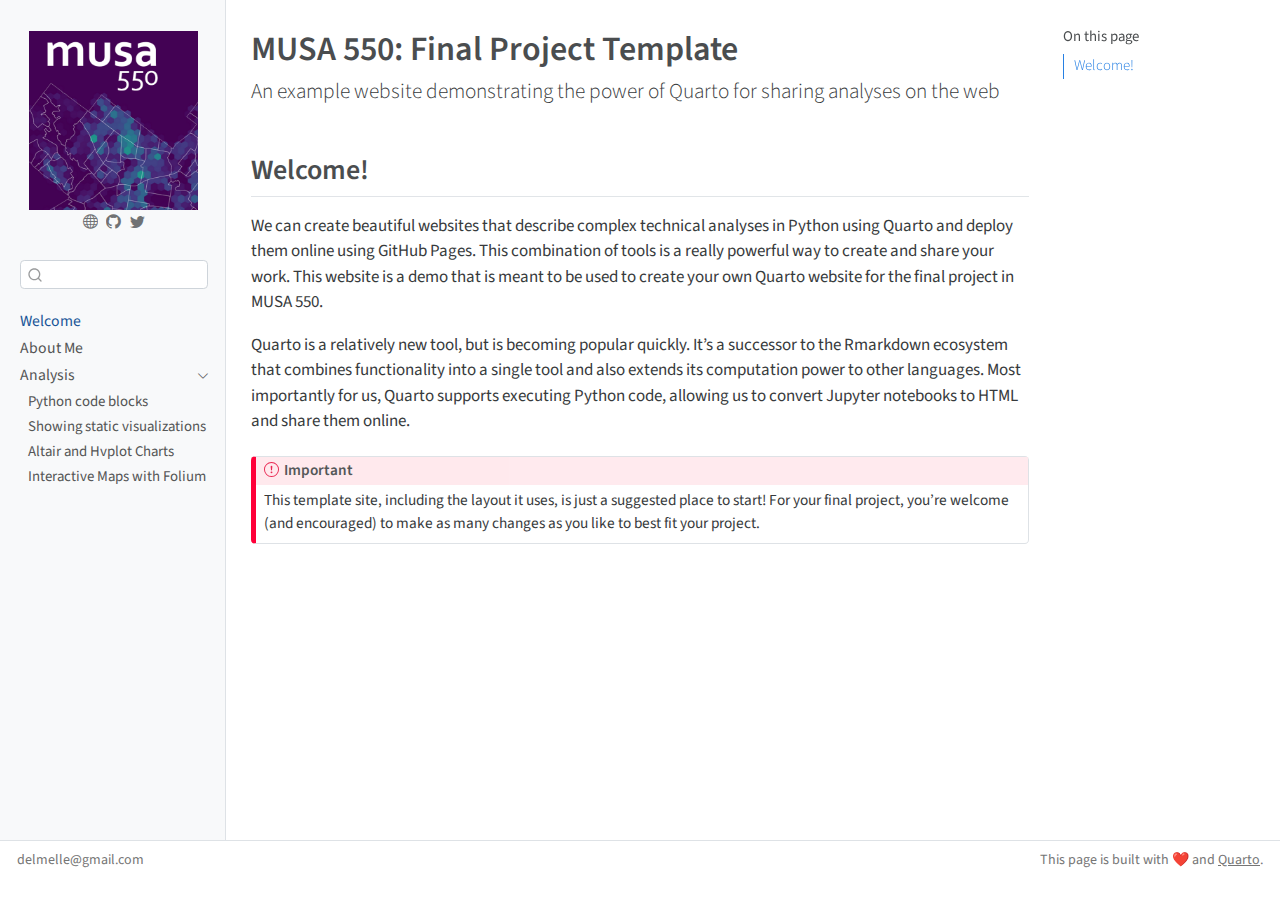
<file: docs/index.html>
<!DOCTYPE html>
<html xmlns="http://www.w3.org/1999/xhtml" lang="en" xml:lang="en"><head>

<meta charset="utf-8">
<meta name="generator" content="quarto-1.3.450">

<meta name="viewport" content="width=device-width, initial-scale=1.0, user-scalable=yes">


<title>MUSA 550 - MUSA 550: Final Project Template</title>
<style>
code{white-space: pre-wrap;}
span.smallcaps{font-variant: small-caps;}
div.columns{display: flex; gap: min(4vw, 1.5em);}
div.column{flex: auto; overflow-x: auto;}
div.hanging-indent{margin-left: 1.5em; text-indent: -1.5em;}
ul.task-list{list-style: none;}
ul.task-list li input[type="checkbox"] {
  width: 0.8em;
  margin: 0 0.8em 0.2em -1em; /* quarto-specific, see https://github.com/quarto-dev/quarto-cli/issues/4556 */ 
  vertical-align: middle;
}
</style>


<script src="site_libs/quarto-nav/quarto-nav.js"></script>
<script src="site_libs/clipboard/clipboard.min.js"></script>
<script src="site_libs/quarto-search/autocomplete.umd.js"></script>
<script src="site_libs/quarto-search/fuse.min.js"></script>
<script src="site_libs/quarto-search/quarto-search.js"></script>
<meta name="quarto:offset" content="./">
<script src="site_libs/quarto-html/quarto.js"></script>
<script src="site_libs/quarto-html/popper.min.js"></script>
<script src="site_libs/quarto-html/tippy.umd.min.js"></script>
<script src="site_libs/quarto-html/anchor.min.js"></script>
<link href="site_libs/quarto-html/tippy.css" rel="stylesheet">
<link href="site_libs/quarto-html/quarto-syntax-highlighting.css" rel="stylesheet" id="quarto-text-highlighting-styles">
<script src="site_libs/bootstrap/bootstrap.min.js"></script>
<link href="site_libs/bootstrap/bootstrap-icons.css" rel="stylesheet">
<link href="site_libs/bootstrap/bootstrap.min.css" rel="stylesheet" id="quarto-bootstrap" data-mode="light">
<script id="quarto-search-options" type="application/json">{
  "location": "sidebar",
  "copy-button": false,
  "collapse-after": 3,
  "panel-placement": "start",
  "type": "textbox",
  "limit": 20,
  "language": {
    "search-no-results-text": "No results",
    "search-matching-documents-text": "matching documents",
    "search-copy-link-title": "Copy link to search",
    "search-hide-matches-text": "Hide additional matches",
    "search-more-match-text": "more match in this document",
    "search-more-matches-text": "more matches in this document",
    "search-clear-button-title": "Clear",
    "search-detached-cancel-button-title": "Cancel",
    "search-submit-button-title": "Submit",
    "search-label": "Search"
  }
}</script>


<link rel="stylesheet" href="styles.css">
</head>

<body class="nav-sidebar docked">

<div id="quarto-search-results"></div>
  <header id="quarto-header" class="headroom fixed-top">
  <nav class="quarto-secondary-nav">
    <div class="container-fluid d-flex">
      <button type="button" class="quarto-btn-toggle btn" data-bs-toggle="collapse" data-bs-target="#quarto-sidebar,#quarto-sidebar-glass" aria-controls="quarto-sidebar" aria-expanded="false" aria-label="Toggle sidebar navigation" onclick="if (window.quartoToggleHeadroom) { window.quartoToggleHeadroom(); }">
        <i class="bi bi-layout-text-sidebar-reverse"></i>
      </button>
      <nav class="quarto-page-breadcrumbs" aria-label="breadcrumb"><ol class="breadcrumb"><li class="breadcrumb-item"><a href="./index.html">Welcome</a></li></ol></nav>
      <a class="flex-grow-1" role="button" data-bs-toggle="collapse" data-bs-target="#quarto-sidebar,#quarto-sidebar-glass" aria-controls="quarto-sidebar" aria-expanded="false" aria-label="Toggle sidebar navigation" onclick="if (window.quartoToggleHeadroom) { window.quartoToggleHeadroom(); }">      
      </a>
      <button type="button" class="btn quarto-search-button" aria-label="" onclick="window.quartoOpenSearch();">
        <i class="bi bi-search"></i>
      </button>
    </div>
  </nav>
</header>
<!-- content -->
<div id="quarto-content" class="quarto-container page-columns page-rows-contents page-layout-article">
<!-- sidebar -->
  <nav id="quarto-sidebar" class="sidebar collapse collapse-horizontal sidebar-navigation docked overflow-auto">
    <div class="pt-lg-2 mt-2 text-center sidebar-header">
      <a href="./index.html" class="sidebar-logo-link">
      <img src="./images/course-icon.png" alt="" class="sidebar-logo py-0 d-lg-inline d-none">
      </a>
      <div class="sidebar-tools-main tools-wide">
    <a href="https://www.design.upenn.edu/people/eric-delmelle" rel="" title="Personal Website" class="quarto-navigation-tool px-1" aria-label="Personal Website"><i class="bi bi-globe"></i></a>
    <a href="https://github.com/MUSA-550-Fall-2024/" rel="" title="MUSA 550 GitHub" class="quarto-navigation-tool px-1" aria-label="MUSA 550 GitHub"><i class="bi bi-github"></i></a>
    <a href="https://twitter.com/ericdelmelle" rel="" title="Eric Delmelle Twitter" class="quarto-navigation-tool px-1" aria-label="Eric Delmelle Twitter"><i class="bi bi-twitter"></i></a>
</div>
      </div>
        <div class="mt-2 flex-shrink-0 align-items-center">
        <div class="sidebar-search">
        <div id="quarto-search" class="" title="Search"></div>
        </div>
        </div>
    <div class="sidebar-menu-container"> 
    <ul class="list-unstyled mt-1">
        <li class="sidebar-item">
  <div class="sidebar-item-container"> 
  <a href="./index.html" class="sidebar-item-text sidebar-link active">
 <span class="menu-text">Welcome</span></a>
  </div>
</li>
        <li class="sidebar-item">
  <div class="sidebar-item-container"> 
  <a href="./about.html" class="sidebar-item-text sidebar-link">
 <span class="menu-text">About Me</span></a>
  </div>
</li>
        <li class="sidebar-item sidebar-item-section">
      <div class="sidebar-item-container"> 
            <a href="./analysis/index.html" class="sidebar-item-text sidebar-link">
 <span class="menu-text">Analysis</span></a>
          <a class="sidebar-item-toggle text-start" data-bs-toggle="collapse" data-bs-target="#quarto-sidebar-section-1" aria-expanded="true" aria-label="Toggle section">
            <i class="bi bi-chevron-right ms-2"></i>
          </a> 
      </div>
      <ul id="quarto-sidebar-section-1" class="collapse list-unstyled sidebar-section depth1 show">  
          <li class="sidebar-item">
  <div class="sidebar-item-container"> 
  <a href="./analysis/1-python-code-blocks.html" class="sidebar-item-text sidebar-link">
 <span class="menu-text">Python code blocks</span></a>
  </div>
</li>
          <li class="sidebar-item">
  <div class="sidebar-item-container"> 
  <a href="./analysis/2-static-images.html" class="sidebar-item-text sidebar-link">
 <span class="menu-text">Showing static visualizations</span></a>
  </div>
</li>
          <li class="sidebar-item">
  <div class="sidebar-item-container"> 
  <a href="./analysis/3-altair-hvplot.html" class="sidebar-item-text sidebar-link">
 <span class="menu-text">Altair and Hvplot Charts</span></a>
  </div>
</li>
          <li class="sidebar-item">
  <div class="sidebar-item-container"> 
  <a href="./analysis/4-folium.html" class="sidebar-item-text sidebar-link">
 <span class="menu-text">Interactive Maps with Folium</span></a>
  </div>
</li>
      </ul>
  </li>
    </ul>
    </div>
</nav>
<div id="quarto-sidebar-glass" data-bs-toggle="collapse" data-bs-target="#quarto-sidebar,#quarto-sidebar-glass"></div>
<!-- margin-sidebar -->
    <div id="quarto-margin-sidebar" class="sidebar margin-sidebar">
        <nav id="TOC" role="doc-toc" class="toc-active">
    <h2 id="toc-title">On this page</h2>
   
  <ul>
  <li><a href="#welcome" id="toc-welcome" class="nav-link active" data-scroll-target="#welcome">Welcome!</a></li>
  </ul>
</nav>
    </div>
<!-- main -->
<main class="content" id="quarto-document-content">

<header id="title-block-header" class="quarto-title-block default">
<div class="quarto-title">
<h1 class="title">MUSA 550: Final Project Template</h1>
<p class="subtitle lead">An example website demonstrating the power of Quarto for sharing analyses on the web</p>
</div>



<div class="quarto-title-meta">

    
  
    
  </div>
  

</header>

<section id="welcome" class="level2">
<h2 class="anchored" data-anchor-id="welcome">Welcome!</h2>
<p>We can create beautiful websites that describe complex technical analyses in Python using Quarto and deploy them online using GitHub Pages. This combination of tools is a really powerful way to create and share your work. This website is a demo that is meant to be used to create your own Quarto website for the final project in MUSA 550.</p>
<p>Quarto is a relatively new tool, but is becoming popular quickly. It’s a successor to the Rmarkdown ecosystem that combines functionality into a single tool and also extends its computation power to other languages. Most importantly for us, Quarto supports executing Python code, allowing us to convert Jupyter notebooks to HTML and share them online.</p>
<div class="callout callout-style-default callout-important callout-titled">
<div class="callout-header d-flex align-content-center">
<div class="callout-icon-container">
<i class="callout-icon"></i>
</div>
<div class="callout-title-container flex-fill">
Important
</div>
</div>
<div class="callout-body-container callout-body">
<p>This template site, including the layout it uses, is just a suggested place to start! For your final project, you’re welcome (and encouraged) to make as many changes as you like to best fit your project.</p>
</div>
</div>


</section>

</main> <!-- /main -->
<script id="quarto-html-after-body" type="application/javascript">
window.document.addEventListener("DOMContentLoaded", function (event) {
  const toggleBodyColorMode = (bsSheetEl) => {
    const mode = bsSheetEl.getAttribute("data-mode");
    const bodyEl = window.document.querySelector("body");
    if (mode === "dark") {
      bodyEl.classList.add("quarto-dark");
      bodyEl.classList.remove("quarto-light");
    } else {
      bodyEl.classList.add("quarto-light");
      bodyEl.classList.remove("quarto-dark");
    }
  }
  const toggleBodyColorPrimary = () => {
    const bsSheetEl = window.document.querySelector("link#quarto-bootstrap");
    if (bsSheetEl) {
      toggleBodyColorMode(bsSheetEl);
    }
  }
  toggleBodyColorPrimary();  
  const icon = "";
  const anchorJS = new window.AnchorJS();
  anchorJS.options = {
    placement: 'right',
    icon: icon
  };
  anchorJS.add('.anchored');
  const isCodeAnnotation = (el) => {
    for (const clz of el.classList) {
      if (clz.startsWith('code-annotation-')) {                     
        return true;
      }
    }
    return false;
  }
  const clipboard = new window.ClipboardJS('.code-copy-button', {
    text: function(trigger) {
      const codeEl = trigger.previousElementSibling.cloneNode(true);
      for (const childEl of codeEl.children) {
        if (isCodeAnnotation(childEl)) {
          childEl.remove();
        }
      }
      return codeEl.innerText;
    }
  });
  clipboard.on('success', function(e) {
    // button target
    const button = e.trigger;
    // don't keep focus
    button.blur();
    // flash "checked"
    button.classList.add('code-copy-button-checked');
    var currentTitle = button.getAttribute("title");
    button.setAttribute("title", "Copied!");
    let tooltip;
    if (window.bootstrap) {
      button.setAttribute("data-bs-toggle", "tooltip");
      button.setAttribute("data-bs-placement", "left");
      button.setAttribute("data-bs-title", "Copied!");
      tooltip = new bootstrap.Tooltip(button, 
        { trigger: "manual", 
          customClass: "code-copy-button-tooltip",
          offset: [0, -8]});
      tooltip.show();    
    }
    setTimeout(function() {
      if (tooltip) {
        tooltip.hide();
        button.removeAttribute("data-bs-title");
        button.removeAttribute("data-bs-toggle");
        button.removeAttribute("data-bs-placement");
      }
      button.setAttribute("title", currentTitle);
      button.classList.remove('code-copy-button-checked');
    }, 1000);
    // clear code selection
    e.clearSelection();
  });
  function tippyHover(el, contentFn) {
    const config = {
      allowHTML: true,
      content: contentFn,
      maxWidth: 500,
      delay: 100,
      arrow: false,
      appendTo: function(el) {
          return el.parentElement;
      },
      interactive: true,
      interactiveBorder: 10,
      theme: 'quarto',
      placement: 'bottom-start'
    };
    window.tippy(el, config); 
  }
  const noterefs = window.document.querySelectorAll('a[role="doc-noteref"]');
  for (var i=0; i<noterefs.length; i++) {
    const ref = noterefs[i];
    tippyHover(ref, function() {
      // use id or data attribute instead here
      let href = ref.getAttribute('data-footnote-href') || ref.getAttribute('href');
      try { href = new URL(href).hash; } catch {}
      const id = href.replace(/^#\/?/, "");
      const note = window.document.getElementById(id);
      return note.innerHTML;
    });
  }
      let selectedAnnoteEl;
      const selectorForAnnotation = ( cell, annotation) => {
        let cellAttr = 'data-code-cell="' + cell + '"';
        let lineAttr = 'data-code-annotation="' +  annotation + '"';
        const selector = 'span[' + cellAttr + '][' + lineAttr + ']';
        return selector;
      }
      const selectCodeLines = (annoteEl) => {
        const doc = window.document;
        const targetCell = annoteEl.getAttribute("data-target-cell");
        const targetAnnotation = annoteEl.getAttribute("data-target-annotation");
        const annoteSpan = window.document.querySelector(selectorForAnnotation(targetCell, targetAnnotation));
        const lines = annoteSpan.getAttribute("data-code-lines").split(",");
        const lineIds = lines.map((line) => {
          return targetCell + "-" + line;
        })
        let top = null;
        let height = null;
        let parent = null;
        if (lineIds.length > 0) {
            //compute the position of the single el (top and bottom and make a div)
            const el = window.document.getElementById(lineIds[0]);
            top = el.offsetTop;
            height = el.offsetHeight;
            parent = el.parentElement.parentElement;
          if (lineIds.length > 1) {
            const lastEl = window.document.getElementById(lineIds[lineIds.length - 1]);
            const bottom = lastEl.offsetTop + lastEl.offsetHeight;
            height = bottom - top;
          }
          if (top !== null && height !== null && parent !== null) {
            // cook up a div (if necessary) and position it 
            let div = window.document.getElementById("code-annotation-line-highlight");
            if (div === null) {
              div = window.document.createElement("div");
              div.setAttribute("id", "code-annotation-line-highlight");
              div.style.position = 'absolute';
              parent.appendChild(div);
            }
            div.style.top = top - 2 + "px";
            div.style.height = height + 4 + "px";
            let gutterDiv = window.document.getElementById("code-annotation-line-highlight-gutter");
            if (gutterDiv === null) {
              gutterDiv = window.document.createElement("div");
              gutterDiv.setAttribute("id", "code-annotation-line-highlight-gutter");
              gutterDiv.style.position = 'absolute';
              const codeCell = window.document.getElementById(targetCell);
              const gutter = codeCell.querySelector('.code-annotation-gutter');
              gutter.appendChild(gutterDiv);
            }
            gutterDiv.style.top = top - 2 + "px";
            gutterDiv.style.height = height + 4 + "px";
          }
          selectedAnnoteEl = annoteEl;
        }
      };
      const unselectCodeLines = () => {
        const elementsIds = ["code-annotation-line-highlight", "code-annotation-line-highlight-gutter"];
        elementsIds.forEach((elId) => {
          const div = window.document.getElementById(elId);
          if (div) {
            div.remove();
          }
        });
        selectedAnnoteEl = undefined;
      };
      // Attach click handler to the DT
      const annoteDls = window.document.querySelectorAll('dt[data-target-cell]');
      for (const annoteDlNode of annoteDls) {
        annoteDlNode.addEventListener('click', (event) => {
          const clickedEl = event.target;
          if (clickedEl !== selectedAnnoteEl) {
            unselectCodeLines();
            const activeEl = window.document.querySelector('dt[data-target-cell].code-annotation-active');
            if (activeEl) {
              activeEl.classList.remove('code-annotation-active');
            }
            selectCodeLines(clickedEl);
            clickedEl.classList.add('code-annotation-active');
          } else {
            // Unselect the line
            unselectCodeLines();
            clickedEl.classList.remove('code-annotation-active');
          }
        });
      }
  const findCites = (el) => {
    const parentEl = el.parentElement;
    if (parentEl) {
      const cites = parentEl.dataset.cites;
      if (cites) {
        return {
          el,
          cites: cites.split(' ')
        };
      } else {
        return findCites(el.parentElement)
      }
    } else {
      return undefined;
    }
  };
  var bibliorefs = window.document.querySelectorAll('a[role="doc-biblioref"]');
  for (var i=0; i<bibliorefs.length; i++) {
    const ref = bibliorefs[i];
    const citeInfo = findCites(ref);
    if (citeInfo) {
      tippyHover(citeInfo.el, function() {
        var popup = window.document.createElement('div');
        citeInfo.cites.forEach(function(cite) {
          var citeDiv = window.document.createElement('div');
          citeDiv.classList.add('hanging-indent');
          citeDiv.classList.add('csl-entry');
          var biblioDiv = window.document.getElementById('ref-' + cite);
          if (biblioDiv) {
            citeDiv.innerHTML = biblioDiv.innerHTML;
          }
          popup.appendChild(citeDiv);
        });
        return popup.innerHTML;
      });
    }
  }
});
</script>
</div> <!-- /content -->
<footer class="footer">
  <div class="nav-footer">
    <div class="nav-footer-left">delmelle@gmail.com</div>   
    <div class="nav-footer-center">
      &nbsp;
    </div>
    <div class="nav-footer-right">This page is built with ❤️ and <a href="https://quarto.org/">Quarto</a>.</div>
  </div>
</footer>



</body></html>
</file>
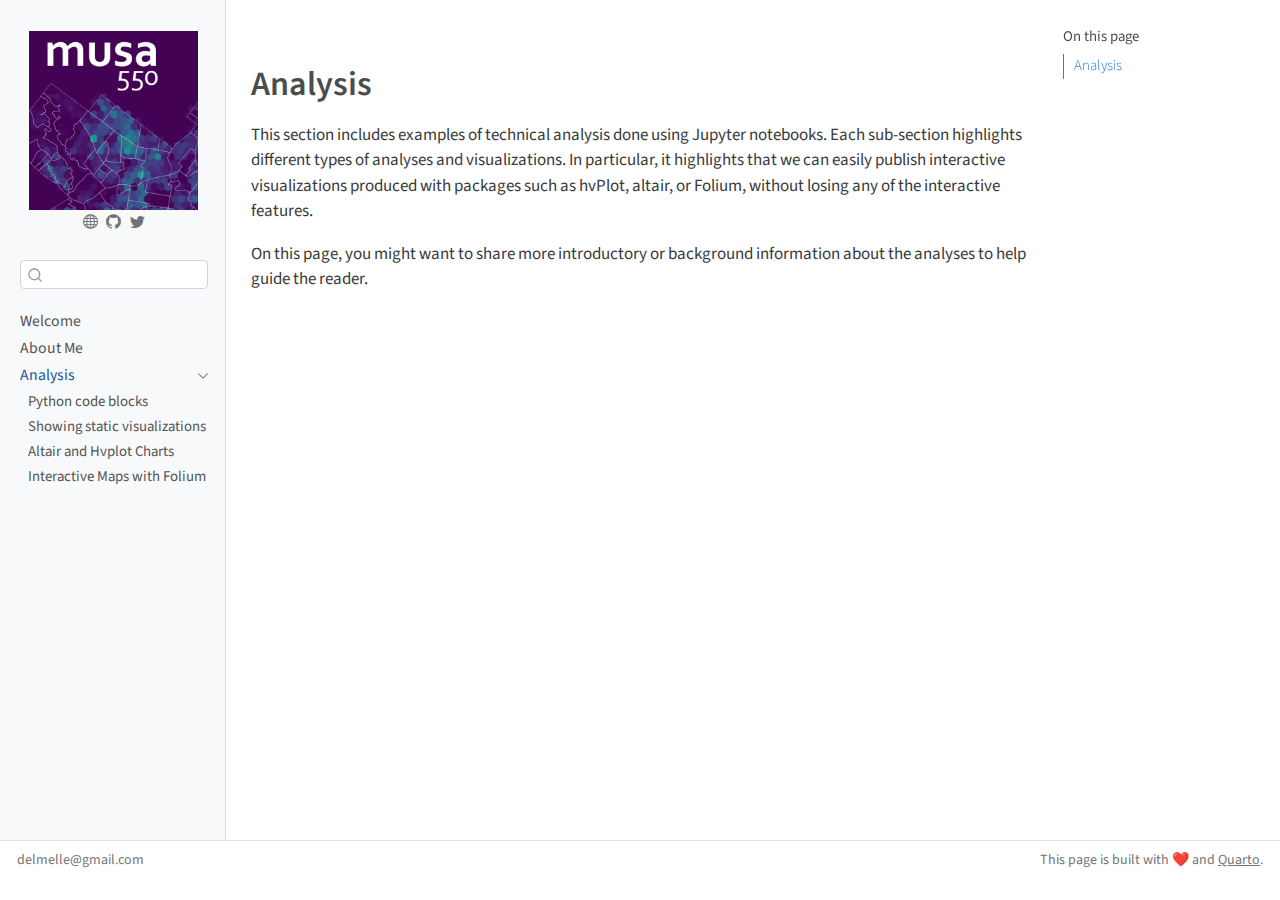
<file: docs/analysis/index.html>
<!DOCTYPE html>
<html xmlns="http://www.w3.org/1999/xhtml" lang="en" xml:lang="en"><head>

<meta charset="utf-8">
<meta name="generator" content="quarto-1.3.450">

<meta name="viewport" content="width=device-width, initial-scale=1.0, user-scalable=yes">


<title>MUSA 550 – index</title>
<style>
code{white-space: pre-wrap;}
span.smallcaps{font-variant: small-caps;}
div.columns{display: flex; gap: min(4vw, 1.5em);}
div.column{flex: auto; overflow-x: auto;}
div.hanging-indent{margin-left: 1.5em; text-indent: -1.5em;}
ul.task-list{list-style: none;}
ul.task-list li input[type="checkbox"] {
  width: 0.8em;
  margin: 0 0.8em 0.2em -1em; /* quarto-specific, see https://github.com/quarto-dev/quarto-cli/issues/4556 */ 
  vertical-align: middle;
}
</style>


<script src="../site_libs/quarto-nav/quarto-nav.js"></script>
<script src="../site_libs/clipboard/clipboard.min.js"></script>
<script src="../site_libs/quarto-search/autocomplete.umd.js"></script>
<script src="../site_libs/quarto-search/fuse.min.js"></script>
<script src="../site_libs/quarto-search/quarto-search.js"></script>
<meta name="quarto:offset" content="../">
<script src="../site_libs/quarto-html/quarto.js"></script>
<script src="../site_libs/quarto-html/popper.min.js"></script>
<script src="../site_libs/quarto-html/tippy.umd.min.js"></script>
<script src="../site_libs/quarto-html/anchor.min.js"></script>
<link href="../site_libs/quarto-html/tippy.css" rel="stylesheet">
<link href="../site_libs/quarto-html/quarto-syntax-highlighting.css" rel="stylesheet" id="quarto-text-highlighting-styles">
<script src="../site_libs/bootstrap/bootstrap.min.js"></script>
<link href="../site_libs/bootstrap/bootstrap-icons.css" rel="stylesheet">
<link href="../site_libs/bootstrap/bootstrap.min.css" rel="stylesheet" id="quarto-bootstrap" data-mode="light">
<script id="quarto-search-options" type="application/json">{
  "location": "sidebar",
  "copy-button": false,
  "collapse-after": 3,
  "panel-placement": "start",
  "type": "textbox",
  "limit": 20,
  "language": {
    "search-no-results-text": "No results",
    "search-matching-documents-text": "matching documents",
    "search-copy-link-title": "Copy link to search",
    "search-hide-matches-text": "Hide additional matches",
    "search-more-match-text": "more match in this document",
    "search-more-matches-text": "more matches in this document",
    "search-clear-button-title": "Clear",
    "search-detached-cancel-button-title": "Cancel",
    "search-submit-button-title": "Submit",
    "search-label": "Search"
  }
}</script>


<link rel="stylesheet" href="../styles.css">
</head>

<body class="nav-sidebar docked">

<div id="quarto-search-results"></div>
  <header id="quarto-header" class="headroom fixed-top">
  <nav class="quarto-secondary-nav">
    <div class="container-fluid d-flex">
      <button type="button" class="quarto-btn-toggle btn" data-bs-toggle="collapse" data-bs-target="#quarto-sidebar,#quarto-sidebar-glass" aria-controls="quarto-sidebar" aria-expanded="false" aria-label="Toggle sidebar navigation" onclick="if (window.quartoToggleHeadroom) { window.quartoToggleHeadroom(); }">
        <i class="bi bi-layout-text-sidebar-reverse"></i>
      </button>
      <nav class="quarto-page-breadcrumbs" aria-label="breadcrumb"><ol class="breadcrumb"><li class="breadcrumb-item"><a href="../analysis/index.html">Analysis</a></li></ol></nav>
      <a class="flex-grow-1" role="button" data-bs-toggle="collapse" data-bs-target="#quarto-sidebar,#quarto-sidebar-glass" aria-controls="quarto-sidebar" aria-expanded="false" aria-label="Toggle sidebar navigation" onclick="if (window.quartoToggleHeadroom) { window.quartoToggleHeadroom(); }">      
      </a>
      <button type="button" class="btn quarto-search-button" aria-label="" onclick="window.quartoOpenSearch();">
        <i class="bi bi-search"></i>
      </button>
    </div>
  </nav>
</header>
<!-- content -->
<div id="quarto-content" class="quarto-container page-columns page-rows-contents page-layout-article">
<!-- sidebar -->
  <nav id="quarto-sidebar" class="sidebar collapse collapse-horizontal sidebar-navigation docked overflow-auto">
    <div class="pt-lg-2 mt-2 text-center sidebar-header">
      <a href="../index.html" class="sidebar-logo-link">
      <img src="../images/course-icon.png" alt="" class="sidebar-logo py-0 d-lg-inline d-none">
      </a>
      <div class="sidebar-tools-main tools-wide">
    <a href="https://www.design.upenn.edu/people/eric-delmelle" rel="" title="Personal Website" class="quarto-navigation-tool px-1" aria-label="Personal Website"><i class="bi bi-globe"></i></a>
    <a href="https://github.com/MUSA-550-Fall-2024/" rel="" title="MUSA 550 GitHub" class="quarto-navigation-tool px-1" aria-label="MUSA 550 GitHub"><i class="bi bi-github"></i></a>
    <a href="https://twitter.com/ericdelmelle" rel="" title="Eric Delmelle Twitter" class="quarto-navigation-tool px-1" aria-label="Eric Delmelle Twitter"><i class="bi bi-twitter"></i></a>
</div>
      </div>
        <div class="mt-2 flex-shrink-0 align-items-center">
        <div class="sidebar-search">
        <div id="quarto-search" class="" title="Search"></div>
        </div>
        </div>
    <div class="sidebar-menu-container"> 
    <ul class="list-unstyled mt-1">
        <li class="sidebar-item">
  <div class="sidebar-item-container"> 
  <a href="../index.html" class="sidebar-item-text sidebar-link">
 <span class="menu-text">Welcome</span></a>
  </div>
</li>
        <li class="sidebar-item">
  <div class="sidebar-item-container"> 
  <a href="../about.html" class="sidebar-item-text sidebar-link">
 <span class="menu-text">About Me</span></a>
  </div>
</li>
        <li class="sidebar-item sidebar-item-section">
      <div class="sidebar-item-container"> 
            <a href="../analysis/index.html" class="sidebar-item-text sidebar-link active">
 <span class="menu-text">Analysis</span></a>
          <a class="sidebar-item-toggle text-start" data-bs-toggle="collapse" data-bs-target="#quarto-sidebar-section-1" aria-expanded="true" aria-label="Toggle section">
            <i class="bi bi-chevron-right ms-2"></i>
          </a> 
      </div>
      <ul id="quarto-sidebar-section-1" class="collapse list-unstyled sidebar-section depth1 show">  
          <li class="sidebar-item">
  <div class="sidebar-item-container"> 
  <a href="../analysis/1-python-code-blocks.html" class="sidebar-item-text sidebar-link">
 <span class="menu-text">Python code blocks</span></a>
  </div>
</li>
          <li class="sidebar-item">
  <div class="sidebar-item-container"> 
  <a href="../analysis/2-static-images.html" class="sidebar-item-text sidebar-link">
 <span class="menu-text">Showing static visualizations</span></a>
  </div>
</li>
          <li class="sidebar-item">
  <div class="sidebar-item-container"> 
  <a href="../analysis/3-altair-hvplot.html" class="sidebar-item-text sidebar-link">
 <span class="menu-text">Altair and Hvplot Charts</span></a>
  </div>
</li>
          <li class="sidebar-item">
  <div class="sidebar-item-container"> 
  <a href="../analysis/4-folium.html" class="sidebar-item-text sidebar-link">
 <span class="menu-text">Interactive Maps with Folium</span></a>
  </div>
</li>
      </ul>
  </li>
    </ul>
    </div>
</nav>
<div id="quarto-sidebar-glass" data-bs-toggle="collapse" data-bs-target="#quarto-sidebar,#quarto-sidebar-glass"></div>
<!-- margin-sidebar -->
    <div id="quarto-margin-sidebar" class="sidebar margin-sidebar">
        <nav id="TOC" role="doc-toc" class="toc-active">
    <h2 id="toc-title">On this page</h2>
   
  <ul>
  <li><a href="#analysis" id="toc-analysis" class="nav-link active" data-scroll-target="#analysis">Analysis</a></li>
  </ul>
</nav>
    </div>
<!-- main -->
<main class="content" id="quarto-document-content">



<section id="analysis" class="level1">
<h1>Analysis</h1>
<p>This section includes examples of technical analysis done using Jupyter notebooks. Each sub-section highlights different types of analyses and visualizations. In particular, it highlights that we can easily publish interactive visualizations produced with packages such as hvPlot, altair, or Folium, without losing any of the interactive features.</p>
<p>On this page, you might want to share more introductory or background information about the analyses to help guide the reader.</p>


</section>

</main> <!-- /main -->
<script id="quarto-html-after-body" type="application/javascript">
window.document.addEventListener("DOMContentLoaded", function (event) {
  const toggleBodyColorMode = (bsSheetEl) => {
    const mode = bsSheetEl.getAttribute("data-mode");
    const bodyEl = window.document.querySelector("body");
    if (mode === "dark") {
      bodyEl.classList.add("quarto-dark");
      bodyEl.classList.remove("quarto-light");
    } else {
      bodyEl.classList.add("quarto-light");
      bodyEl.classList.remove("quarto-dark");
    }
  }
  const toggleBodyColorPrimary = () => {
    const bsSheetEl = window.document.querySelector("link#quarto-bootstrap");
    if (bsSheetEl) {
      toggleBodyColorMode(bsSheetEl);
    }
  }
  toggleBodyColorPrimary();  
  const icon = "";
  const anchorJS = new window.AnchorJS();
  anchorJS.options = {
    placement: 'right',
    icon: icon
  };
  anchorJS.add('.anchored');
  const isCodeAnnotation = (el) => {
    for (const clz of el.classList) {
      if (clz.startsWith('code-annotation-')) {                     
        return true;
      }
    }
    return false;
  }
  const clipboard = new window.ClipboardJS('.code-copy-button', {
    text: function(trigger) {
      const codeEl = trigger.previousElementSibling.cloneNode(true);
      for (const childEl of codeEl.children) {
        if (isCodeAnnotation(childEl)) {
          childEl.remove();
        }
      }
      return codeEl.innerText;
    }
  });
  clipboard.on('success', function(e) {
    // button target
    const button = e.trigger;
    // don't keep focus
    button.blur();
    // flash "checked"
    button.classList.add('code-copy-button-checked');
    var currentTitle = button.getAttribute("title");
    button.setAttribute("title", "Copied!");
    let tooltip;
    if (window.bootstrap) {
      button.setAttribute("data-bs-toggle", "tooltip");
      button.setAttribute("data-bs-placement", "left");
      button.setAttribute("data-bs-title", "Copied!");
      tooltip = new bootstrap.Tooltip(button, 
        { trigger: "manual", 
          customClass: "code-copy-button-tooltip",
          offset: [0, -8]});
      tooltip.show();    
    }
    setTimeout(function() {
      if (tooltip) {
        tooltip.hide();
        button.removeAttribute("data-bs-title");
        button.removeAttribute("data-bs-toggle");
        button.removeAttribute("data-bs-placement");
      }
      button.setAttribute("title", currentTitle);
      button.classList.remove('code-copy-button-checked');
    }, 1000);
    // clear code selection
    e.clearSelection();
  });
  function tippyHover(el, contentFn) {
    const config = {
      allowHTML: true,
      content: contentFn,
      maxWidth: 500,
      delay: 100,
      arrow: false,
      appendTo: function(el) {
          return el.parentElement;
      },
      interactive: true,
      interactiveBorder: 10,
      theme: 'quarto',
      placement: 'bottom-start'
    };
    window.tippy(el, config); 
  }
  const noterefs = window.document.querySelectorAll('a[role="doc-noteref"]');
  for (var i=0; i<noterefs.length; i++) {
    const ref = noterefs[i];
    tippyHover(ref, function() {
      // use id or data attribute instead here
      let href = ref.getAttribute('data-footnote-href') || ref.getAttribute('href');
      try { href = new URL(href).hash; } catch {}
      const id = href.replace(/^#\/?/, "");
      const note = window.document.getElementById(id);
      return note.innerHTML;
    });
  }
      let selectedAnnoteEl;
      const selectorForAnnotation = ( cell, annotation) => {
        let cellAttr = 'data-code-cell="' + cell + '"';
        let lineAttr = 'data-code-annotation="' +  annotation + '"';
        const selector = 'span[' + cellAttr + '][' + lineAttr + ']';
        return selector;
      }
      const selectCodeLines = (annoteEl) => {
        const doc = window.document;
        const targetCell = annoteEl.getAttribute("data-target-cell");
        const targetAnnotation = annoteEl.getAttribute("data-target-annotation");
        const annoteSpan = window.document.querySelector(selectorForAnnotation(targetCell, targetAnnotation));
        const lines = annoteSpan.getAttribute("data-code-lines").split(",");
        const lineIds = lines.map((line) => {
          return targetCell + "-" + line;
        })
        let top = null;
        let height = null;
        let parent = null;
        if (lineIds.length > 0) {
            //compute the position of the single el (top and bottom and make a div)
            const el = window.document.getElementById(lineIds[0]);
            top = el.offsetTop;
            height = el.offsetHeight;
            parent = el.parentElement.parentElement;
          if (lineIds.length > 1) {
            const lastEl = window.document.getElementById(lineIds[lineIds.length - 1]);
            const bottom = lastEl.offsetTop + lastEl.offsetHeight;
            height = bottom - top;
          }
          if (top !== null && height !== null && parent !== null) {
            // cook up a div (if necessary) and position it 
            let div = window.document.getElementById("code-annotation-line-highlight");
            if (div === null) {
              div = window.document.createElement("div");
              div.setAttribute("id", "code-annotation-line-highlight");
              div.style.position = 'absolute';
              parent.appendChild(div);
            }
            div.style.top = top - 2 + "px";
            div.style.height = height + 4 + "px";
            let gutterDiv = window.document.getElementById("code-annotation-line-highlight-gutter");
            if (gutterDiv === null) {
              gutterDiv = window.document.createElement("div");
              gutterDiv.setAttribute("id", "code-annotation-line-highlight-gutter");
              gutterDiv.style.position = 'absolute';
              const codeCell = window.document.getElementById(targetCell);
              const gutter = codeCell.querySelector('.code-annotation-gutter');
              gutter.appendChild(gutterDiv);
            }
            gutterDiv.style.top = top - 2 + "px";
            gutterDiv.style.height = height + 4 + "px";
          }
          selectedAnnoteEl = annoteEl;
        }
      };
      const unselectCodeLines = () => {
        const elementsIds = ["code-annotation-line-highlight", "code-annotation-line-highlight-gutter"];
        elementsIds.forEach((elId) => {
          const div = window.document.getElementById(elId);
          if (div) {
            div.remove();
          }
        });
        selectedAnnoteEl = undefined;
      };
      // Attach click handler to the DT
      const annoteDls = window.document.querySelectorAll('dt[data-target-cell]');
      for (const annoteDlNode of annoteDls) {
        annoteDlNode.addEventListener('click', (event) => {
          const clickedEl = event.target;
          if (clickedEl !== selectedAnnoteEl) {
            unselectCodeLines();
            const activeEl = window.document.querySelector('dt[data-target-cell].code-annotation-active');
            if (activeEl) {
              activeEl.classList.remove('code-annotation-active');
            }
            selectCodeLines(clickedEl);
            clickedEl.classList.add('code-annotation-active');
          } else {
            // Unselect the line
            unselectCodeLines();
            clickedEl.classList.remove('code-annotation-active');
          }
        });
      }
  const findCites = (el) => {
    const parentEl = el.parentElement;
    if (parentEl) {
      const cites = parentEl.dataset.cites;
      if (cites) {
        return {
          el,
          cites: cites.split(' ')
        };
      } else {
        return findCites(el.parentElement)
      }
    } else {
      return undefined;
    }
  };
  var bibliorefs = window.document.querySelectorAll('a[role="doc-biblioref"]');
  for (var i=0; i<bibliorefs.length; i++) {
    const ref = bibliorefs[i];
    const citeInfo = findCites(ref);
    if (citeInfo) {
      tippyHover(citeInfo.el, function() {
        var popup = window.document.createElement('div');
        citeInfo.cites.forEach(function(cite) {
          var citeDiv = window.document.createElement('div');
          citeDiv.classList.add('hanging-indent');
          citeDiv.classList.add('csl-entry');
          var biblioDiv = window.document.getElementById('ref-' + cite);
          if (biblioDiv) {
            citeDiv.innerHTML = biblioDiv.innerHTML;
          }
          popup.appendChild(citeDiv);
        });
        return popup.innerHTML;
      });
    }
  }
});
</script>
</div> <!-- /content -->
<footer class="footer">
  <div class="nav-footer">
    <div class="nav-footer-left">delmelle@gmail.com</div>   
    <div class="nav-footer-center">
      &nbsp;
    </div>
    <div class="nav-footer-right">This page is built with ❤️ and <a href="https://quarto.org/">Quarto</a>.</div>
  </div>
</footer>



</body></html>
</file>
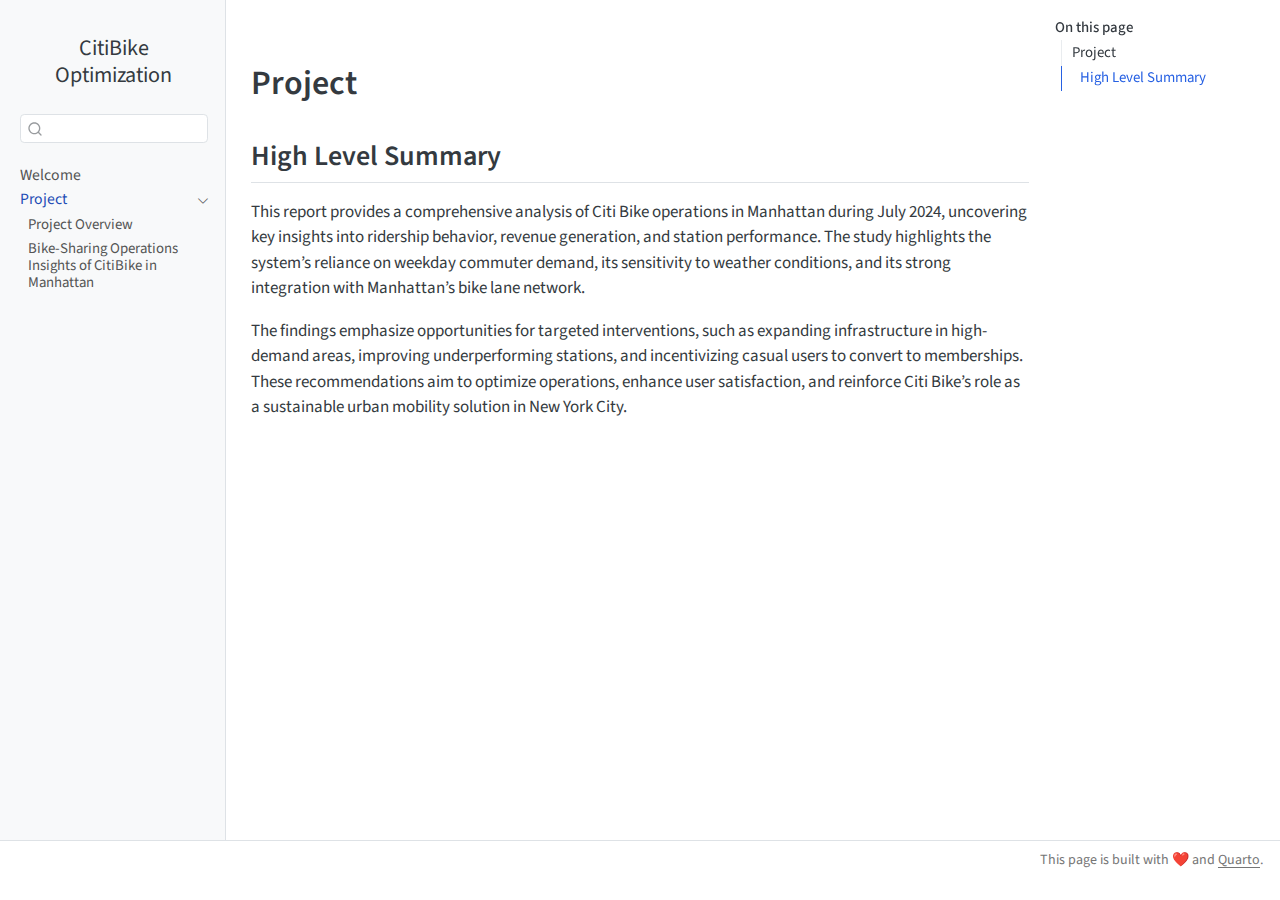
<file: docs/Project/index.html>
<!DOCTYPE html>
<html xmlns="http://www.w3.org/1999/xhtml" lang="en" xml:lang="en"><head>

<meta charset="utf-8">
<meta name="generator" content="quarto-1.6.39">

<meta name="viewport" content="width=device-width, initial-scale=1.0, user-scalable=yes">


<title>index – CitiBike Optimization</title>
<style>
code{white-space: pre-wrap;}
span.smallcaps{font-variant: small-caps;}
div.columns{display: flex; gap: min(4vw, 1.5em);}
div.column{flex: auto; overflow-x: auto;}
div.hanging-indent{margin-left: 1.5em; text-indent: -1.5em;}
ul.task-list{list-style: none;}
ul.task-list li input[type="checkbox"] {
  width: 0.8em;
  margin: 0 0.8em 0.2em -1em; /* quarto-specific, see https://github.com/quarto-dev/quarto-cli/issues/4556 */ 
  vertical-align: middle;
}
</style>


<script src="../site_libs/quarto-nav/quarto-nav.js"></script>
<script src="../site_libs/clipboard/clipboard.min.js"></script>
<script src="../site_libs/quarto-search/autocomplete.umd.js"></script>
<script src="../site_libs/quarto-search/fuse.min.js"></script>
<script src="../site_libs/quarto-search/quarto-search.js"></script>
<meta name="quarto:offset" content="../">
<script src="../site_libs/quarto-html/quarto.js"></script>
<script src="../site_libs/quarto-html/popper.min.js"></script>
<script src="../site_libs/quarto-html/tippy.umd.min.js"></script>
<script src="../site_libs/quarto-html/anchor.min.js"></script>
<link href="../site_libs/quarto-html/tippy.css" rel="stylesheet">
<link href="../site_libs/quarto-html/quarto-syntax-highlighting-9ea0a49c779b6fc496fdb60b6bf00fef.css" rel="stylesheet" id="quarto-text-highlighting-styles">
<script src="../site_libs/bootstrap/bootstrap.min.js"></script>
<link href="../site_libs/bootstrap/bootstrap-icons.css" rel="stylesheet">
<link href="../site_libs/bootstrap/bootstrap-9b6c00cfdd9f97392670a293d2d1e528.min.css" rel="stylesheet" append-hash="true" id="quarto-bootstrap" data-mode="light">
<script id="quarto-search-options" type="application/json">{
  "location": "sidebar",
  "copy-button": false,
  "collapse-after": 3,
  "panel-placement": "start",
  "type": "textbox",
  "limit": 50,
  "keyboard-shortcut": [
    "f",
    "/",
    "s"
  ],
  "show-item-context": false,
  "language": {
    "search-no-results-text": "No results",
    "search-matching-documents-text": "matching documents",
    "search-copy-link-title": "Copy link to search",
    "search-hide-matches-text": "Hide additional matches",
    "search-more-match-text": "more match in this document",
    "search-more-matches-text": "more matches in this document",
    "search-clear-button-title": "Clear",
    "search-text-placeholder": "",
    "search-detached-cancel-button-title": "Cancel",
    "search-submit-button-title": "Submit",
    "search-label": "Search"
  }
}</script>


<link rel="stylesheet" href="../styles.css">
</head>

<body class="nav-sidebar docked">

<div id="quarto-search-results"></div>
  <header id="quarto-header" class="headroom fixed-top">
  <nav class="quarto-secondary-nav">
    <div class="container-fluid d-flex">
      <button type="button" class="quarto-btn-toggle btn" data-bs-toggle="collapse" role="button" data-bs-target=".quarto-sidebar-collapse-item" aria-controls="quarto-sidebar" aria-expanded="false" aria-label="Toggle sidebar navigation" onclick="if (window.quartoToggleHeadroom) { window.quartoToggleHeadroom(); }">
        <i class="bi bi-layout-text-sidebar-reverse"></i>
      </button>
        <nav class="quarto-page-breadcrumbs" aria-label="breadcrumb"><ol class="breadcrumb"><li class="breadcrumb-item"><a href="../Project/index.html">Project</a></li></ol></nav>
        <a class="flex-grow-1" role="navigation" data-bs-toggle="collapse" data-bs-target=".quarto-sidebar-collapse-item" aria-controls="quarto-sidebar" aria-expanded="false" aria-label="Toggle sidebar navigation" onclick="if (window.quartoToggleHeadroom) { window.quartoToggleHeadroom(); }">      
        </a>
      <button type="button" class="btn quarto-search-button" aria-label="Search" onclick="window.quartoOpenSearch();">
        <i class="bi bi-search"></i>
      </button>
    </div>
  </nav>
</header>
<!-- content -->
<div id="quarto-content" class="quarto-container page-columns page-rows-contents page-layout-article">
<!-- sidebar -->
  <nav id="quarto-sidebar" class="sidebar collapse collapse-horizontal quarto-sidebar-collapse-item sidebar-navigation docked overflow-auto">
    <div class="pt-lg-2 mt-2 text-center sidebar-header">
    <div class="sidebar-title mb-0 py-0">
      <a href="../">CitiBike Optimization</a> 
    </div>
      </div>
        <div class="mt-2 flex-shrink-0 align-items-center">
        <div class="sidebar-search">
        <div id="quarto-search" class="" title="Search"></div>
        </div>
        </div>
    <div class="sidebar-menu-container"> 
    <ul class="list-unstyled mt-1">
        <li class="sidebar-item">
  <div class="sidebar-item-container"> 
  <a href="../index.html" class="sidebar-item-text sidebar-link">
 <span class="menu-text">Welcome</span></a>
  </div>
</li>
        <li class="sidebar-item sidebar-item-section">
      <div class="sidebar-item-container"> 
            <a href="../Project/index.html" class="sidebar-item-text sidebar-link active">
 <span class="menu-text">Project</span></a>
          <a class="sidebar-item-toggle text-start" data-bs-toggle="collapse" data-bs-target="#quarto-sidebar-section-1" role="navigation" aria-expanded="true" aria-label="Toggle section">
            <i class="bi bi-chevron-right ms-2"></i>
          </a> 
      </div>
      <ul id="quarto-sidebar-section-1" class="collapse list-unstyled sidebar-section depth1 show">  
          <li class="sidebar-item">
  <div class="sidebar-item-container"> 
  <a href="../Project/Project Overview.html" class="sidebar-item-text sidebar-link">
 <span class="menu-text">Project Overview</span></a>
  </div>
</li>
          <li class="sidebar-item">
  <div class="sidebar-item-container"> 
  <a href="../Project/project.html" class="sidebar-item-text sidebar-link">
 <span class="menu-text">Bike-Sharing Operations Insights of CitiBike in Manhattan</span></a>
  </div>
</li>
      </ul>
  </li>
    </ul>
    </div>
</nav>
<div id="quarto-sidebar-glass" class="quarto-sidebar-collapse-item" data-bs-toggle="collapse" data-bs-target=".quarto-sidebar-collapse-item"></div>
<!-- margin-sidebar -->
    <div id="quarto-margin-sidebar" class="sidebar margin-sidebar">
        <nav id="TOC" role="doc-toc" class="toc-active">
    <h2 id="toc-title">On this page</h2>
   
  <ul>
  <li><a href="#project" id="toc-project" class="nav-link active" data-scroll-target="#project">Project</a>
  <ul class="collapse">
  <li><a href="#high-level-summary" id="toc-high-level-summary" class="nav-link" data-scroll-target="#high-level-summary">High Level Summary</a></li>
  </ul></li>
  </ul>
</nav>
    </div>
<!-- main -->
<main class="content" id="quarto-document-content"><header id="title-block-header" class="quarto-title-block"></header>




<section id="project" class="level1">
<h1>Project</h1>
<section id="high-level-summary" class="level2">
<h2 class="anchored" data-anchor-id="high-level-summary">High Level Summary</h2>
<p>This report provides a comprehensive analysis of Citi Bike operations in Manhattan during July 2024, uncovering key insights into ridership behavior, revenue generation, and station performance. The study highlights the system’s reliance on weekday commuter demand, its sensitivity to weather conditions, and its strong integration with Manhattan’s bike lane network.</p>
<p>The findings emphasize opportunities for targeted interventions, such as expanding infrastructure in high-demand areas, improving underperforming stations, and incentivizing casual users to convert to memberships. These recommendations aim to optimize operations, enhance user satisfaction, and reinforce Citi Bike’s role as a sustainable urban mobility solution in New York City.</p>


</section>
</section>

</main> <!-- /main -->
<script id="quarto-html-after-body" type="application/javascript">
window.document.addEventListener("DOMContentLoaded", function (event) {
  const toggleBodyColorMode = (bsSheetEl) => {
    const mode = bsSheetEl.getAttribute("data-mode");
    const bodyEl = window.document.querySelector("body");
    if (mode === "dark") {
      bodyEl.classList.add("quarto-dark");
      bodyEl.classList.remove("quarto-light");
    } else {
      bodyEl.classList.add("quarto-light");
      bodyEl.classList.remove("quarto-dark");
    }
  }
  const toggleBodyColorPrimary = () => {
    const bsSheetEl = window.document.querySelector("link#quarto-bootstrap");
    if (bsSheetEl) {
      toggleBodyColorMode(bsSheetEl);
    }
  }
  toggleBodyColorPrimary();  
  const icon = "";
  const anchorJS = new window.AnchorJS();
  anchorJS.options = {
    placement: 'right',
    icon: icon
  };
  anchorJS.add('.anchored');
  const isCodeAnnotation = (el) => {
    for (const clz of el.classList) {
      if (clz.startsWith('code-annotation-')) {                     
        return true;
      }
    }
    return false;
  }
  const onCopySuccess = function(e) {
    // button target
    const button = e.trigger;
    // don't keep focus
    button.blur();
    // flash "checked"
    button.classList.add('code-copy-button-checked');
    var currentTitle = button.getAttribute("title");
    button.setAttribute("title", "Copied!");
    let tooltip;
    if (window.bootstrap) {
      button.setAttribute("data-bs-toggle", "tooltip");
      button.setAttribute("data-bs-placement", "left");
      button.setAttribute("data-bs-title", "Copied!");
      tooltip = new bootstrap.Tooltip(button, 
        { trigger: "manual", 
          customClass: "code-copy-button-tooltip",
          offset: [0, -8]});
      tooltip.show();    
    }
    setTimeout(function() {
      if (tooltip) {
        tooltip.hide();
        button.removeAttribute("data-bs-title");
        button.removeAttribute("data-bs-toggle");
        button.removeAttribute("data-bs-placement");
      }
      button.setAttribute("title", currentTitle);
      button.classList.remove('code-copy-button-checked');
    }, 1000);
    // clear code selection
    e.clearSelection();
  }
  const getTextToCopy = function(trigger) {
      const codeEl = trigger.previousElementSibling.cloneNode(true);
      for (const childEl of codeEl.children) {
        if (isCodeAnnotation(childEl)) {
          childEl.remove();
        }
      }
      return codeEl.innerText;
  }
  const clipboard = new window.ClipboardJS('.code-copy-button:not([data-in-quarto-modal])', {
    text: getTextToCopy
  });
  clipboard.on('success', onCopySuccess);
  if (window.document.getElementById('quarto-embedded-source-code-modal')) {
    const clipboardModal = new window.ClipboardJS('.code-copy-button[data-in-quarto-modal]', {
      text: getTextToCopy,
      container: window.document.getElementById('quarto-embedded-source-code-modal')
    });
    clipboardModal.on('success', onCopySuccess);
  }
    var localhostRegex = new RegExp(/^(?:http|https):\/\/localhost\:?[0-9]*\//);
    var mailtoRegex = new RegExp(/^mailto:/);
      var filterRegex = new RegExp('/' + window.location.host + '/');
    var isInternal = (href) => {
        return filterRegex.test(href) || localhostRegex.test(href) || mailtoRegex.test(href);
    }
    // Inspect non-navigation links and adorn them if external
 	var links = window.document.querySelectorAll('a[href]:not(.nav-link):not(.navbar-brand):not(.toc-action):not(.sidebar-link):not(.sidebar-item-toggle):not(.pagination-link):not(.no-external):not([aria-hidden]):not(.dropdown-item):not(.quarto-navigation-tool):not(.about-link)');
    for (var i=0; i<links.length; i++) {
      const link = links[i];
      if (!isInternal(link.href)) {
        // undo the damage that might have been done by quarto-nav.js in the case of
        // links that we want to consider external
        if (link.dataset.originalHref !== undefined) {
          link.href = link.dataset.originalHref;
        }
      }
    }
  function tippyHover(el, contentFn, onTriggerFn, onUntriggerFn) {
    const config = {
      allowHTML: true,
      maxWidth: 500,
      delay: 100,
      arrow: false,
      appendTo: function(el) {
          return el.parentElement;
      },
      interactive: true,
      interactiveBorder: 10,
      theme: 'quarto',
      placement: 'bottom-start',
    };
    if (contentFn) {
      config.content = contentFn;
    }
    if (onTriggerFn) {
      config.onTrigger = onTriggerFn;
    }
    if (onUntriggerFn) {
      config.onUntrigger = onUntriggerFn;
    }
    window.tippy(el, config); 
  }
  const noterefs = window.document.querySelectorAll('a[role="doc-noteref"]');
  for (var i=0; i<noterefs.length; i++) {
    const ref = noterefs[i];
    tippyHover(ref, function() {
      // use id or data attribute instead here
      let href = ref.getAttribute('data-footnote-href') || ref.getAttribute('href');
      try { href = new URL(href).hash; } catch {}
      const id = href.replace(/^#\/?/, "");
      const note = window.document.getElementById(id);
      if (note) {
        return note.innerHTML;
      } else {
        return "";
      }
    });
  }
  const xrefs = window.document.querySelectorAll('a.quarto-xref');
  const processXRef = (id, note) => {
    // Strip column container classes
    const stripColumnClz = (el) => {
      el.classList.remove("page-full", "page-columns");
      if (el.children) {
        for (const child of el.children) {
          stripColumnClz(child);
        }
      }
    }
    stripColumnClz(note)
    if (id === null || id.startsWith('sec-')) {
      // Special case sections, only their first couple elements
      const container = document.createElement("div");
      if (note.children && note.children.length > 2) {
        container.appendChild(note.children[0].cloneNode(true));
        for (let i = 1; i < note.children.length; i++) {
          const child = note.children[i];
          if (child.tagName === "P" && child.innerText === "") {
            continue;
          } else {
            container.appendChild(child.cloneNode(true));
            break;
          }
        }
        if (window.Quarto?.typesetMath) {
          window.Quarto.typesetMath(container);
        }
        return container.innerHTML
      } else {
        if (window.Quarto?.typesetMath) {
          window.Quarto.typesetMath(note);
        }
        return note.innerHTML;
      }
    } else {
      // Remove any anchor links if they are present
      const anchorLink = note.querySelector('a.anchorjs-link');
      if (anchorLink) {
        anchorLink.remove();
      }
      if (window.Quarto?.typesetMath) {
        window.Quarto.typesetMath(note);
      }
      if (note.classList.contains("callout")) {
        return note.outerHTML;
      } else {
        return note.innerHTML;
      }
    }
  }
  for (var i=0; i<xrefs.length; i++) {
    const xref = xrefs[i];
    tippyHover(xref, undefined, function(instance) {
      instance.disable();
      let url = xref.getAttribute('href');
      let hash = undefined; 
      if (url.startsWith('#')) {
        hash = url;
      } else {
        try { hash = new URL(url).hash; } catch {}
      }
      if (hash) {
        const id = hash.replace(/^#\/?/, "");
        const note = window.document.getElementById(id);
        if (note !== null) {
          try {
            const html = processXRef(id, note.cloneNode(true));
            instance.setContent(html);
          } finally {
            instance.enable();
            instance.show();
          }
        } else {
          // See if we can fetch this
          fetch(url.split('#')[0])
          .then(res => res.text())
          .then(html => {
            const parser = new DOMParser();
            const htmlDoc = parser.parseFromString(html, "text/html");
            const note = htmlDoc.getElementById(id);
            if (note !== null) {
              const html = processXRef(id, note);
              instance.setContent(html);
            } 
          }).finally(() => {
            instance.enable();
            instance.show();
          });
        }
      } else {
        // See if we can fetch a full url (with no hash to target)
        // This is a special case and we should probably do some content thinning / targeting
        fetch(url)
        .then(res => res.text())
        .then(html => {
          const parser = new DOMParser();
          const htmlDoc = parser.parseFromString(html, "text/html");
          const note = htmlDoc.querySelector('main.content');
          if (note !== null) {
            // This should only happen for chapter cross references
            // (since there is no id in the URL)
            // remove the first header
            if (note.children.length > 0 && note.children[0].tagName === "HEADER") {
              note.children[0].remove();
            }
            const html = processXRef(null, note);
            instance.setContent(html);
          } 
        }).finally(() => {
          instance.enable();
          instance.show();
        });
      }
    }, function(instance) {
    });
  }
      let selectedAnnoteEl;
      const selectorForAnnotation = ( cell, annotation) => {
        let cellAttr = 'data-code-cell="' + cell + '"';
        let lineAttr = 'data-code-annotation="' +  annotation + '"';
        const selector = 'span[' + cellAttr + '][' + lineAttr + ']';
        return selector;
      }
      const selectCodeLines = (annoteEl) => {
        const doc = window.document;
        const targetCell = annoteEl.getAttribute("data-target-cell");
        const targetAnnotation = annoteEl.getAttribute("data-target-annotation");
        const annoteSpan = window.document.querySelector(selectorForAnnotation(targetCell, targetAnnotation));
        const lines = annoteSpan.getAttribute("data-code-lines").split(",");
        const lineIds = lines.map((line) => {
          return targetCell + "-" + line;
        })
        let top = null;
        let height = null;
        let parent = null;
        if (lineIds.length > 0) {
            //compute the position of the single el (top and bottom and make a div)
            const el = window.document.getElementById(lineIds[0]);
            top = el.offsetTop;
            height = el.offsetHeight;
            parent = el.parentElement.parentElement;
          if (lineIds.length > 1) {
            const lastEl = window.document.getElementById(lineIds[lineIds.length - 1]);
            const bottom = lastEl.offsetTop + lastEl.offsetHeight;
            height = bottom - top;
          }
          if (top !== null && height !== null && parent !== null) {
            // cook up a div (if necessary) and position it 
            let div = window.document.getElementById("code-annotation-line-highlight");
            if (div === null) {
              div = window.document.createElement("div");
              div.setAttribute("id", "code-annotation-line-highlight");
              div.style.position = 'absolute';
              parent.appendChild(div);
            }
            div.style.top = top - 2 + "px";
            div.style.height = height + 4 + "px";
            div.style.left = 0;
            let gutterDiv = window.document.getElementById("code-annotation-line-highlight-gutter");
            if (gutterDiv === null) {
              gutterDiv = window.document.createElement("div");
              gutterDiv.setAttribute("id", "code-annotation-line-highlight-gutter");
              gutterDiv.style.position = 'absolute';
              const codeCell = window.document.getElementById(targetCell);
              const gutter = codeCell.querySelector('.code-annotation-gutter');
              gutter.appendChild(gutterDiv);
            }
            gutterDiv.style.top = top - 2 + "px";
            gutterDiv.style.height = height + 4 + "px";
          }
          selectedAnnoteEl = annoteEl;
        }
      };
      const unselectCodeLines = () => {
        const elementsIds = ["code-annotation-line-highlight", "code-annotation-line-highlight-gutter"];
        elementsIds.forEach((elId) => {
          const div = window.document.getElementById(elId);
          if (div) {
            div.remove();
          }
        });
        selectedAnnoteEl = undefined;
      };
        // Handle positioning of the toggle
    window.addEventListener(
      "resize",
      throttle(() => {
        elRect = undefined;
        if (selectedAnnoteEl) {
          selectCodeLines(selectedAnnoteEl);
        }
      }, 10)
    );
    function throttle(fn, ms) {
    let throttle = false;
    let timer;
      return (...args) => {
        if(!throttle) { // first call gets through
            fn.apply(this, args);
            throttle = true;
        } else { // all the others get throttled
            if(timer) clearTimeout(timer); // cancel #2
            timer = setTimeout(() => {
              fn.apply(this, args);
              timer = throttle = false;
            }, ms);
        }
      };
    }
      // Attach click handler to the DT
      const annoteDls = window.document.querySelectorAll('dt[data-target-cell]');
      for (const annoteDlNode of annoteDls) {
        annoteDlNode.addEventListener('click', (event) => {
          const clickedEl = event.target;
          if (clickedEl !== selectedAnnoteEl) {
            unselectCodeLines();
            const activeEl = window.document.querySelector('dt[data-target-cell].code-annotation-active');
            if (activeEl) {
              activeEl.classList.remove('code-annotation-active');
            }
            selectCodeLines(clickedEl);
            clickedEl.classList.add('code-annotation-active');
          } else {
            // Unselect the line
            unselectCodeLines();
            clickedEl.classList.remove('code-annotation-active');
          }
        });
      }
  const findCites = (el) => {
    const parentEl = el.parentElement;
    if (parentEl) {
      const cites = parentEl.dataset.cites;
      if (cites) {
        return {
          el,
          cites: cites.split(' ')
        };
      } else {
        return findCites(el.parentElement)
      }
    } else {
      return undefined;
    }
  };
  var bibliorefs = window.document.querySelectorAll('a[role="doc-biblioref"]');
  for (var i=0; i<bibliorefs.length; i++) {
    const ref = bibliorefs[i];
    const citeInfo = findCites(ref);
    if (citeInfo) {
      tippyHover(citeInfo.el, function() {
        var popup = window.document.createElement('div');
        citeInfo.cites.forEach(function(cite) {
          var citeDiv = window.document.createElement('div');
          citeDiv.classList.add('hanging-indent');
          citeDiv.classList.add('csl-entry');
          var biblioDiv = window.document.getElementById('ref-' + cite);
          if (biblioDiv) {
            citeDiv.innerHTML = biblioDiv.innerHTML;
          }
          popup.appendChild(citeDiv);
        });
        return popup.innerHTML;
      });
    }
  }
});
</script>
</div> <!-- /content -->
<footer class="footer">
  <div class="nav-footer">
    <div class="nav-footer-left">
      &nbsp;
    </div>   
    <div class="nav-footer-center">
      &nbsp;
    </div>
    <div class="nav-footer-right">
<p>This page is built with ❤️ and <a href="https://quarto.org/">Quarto</a>.</p>
</div>
  </div>
</footer>




</body></html>
</file>
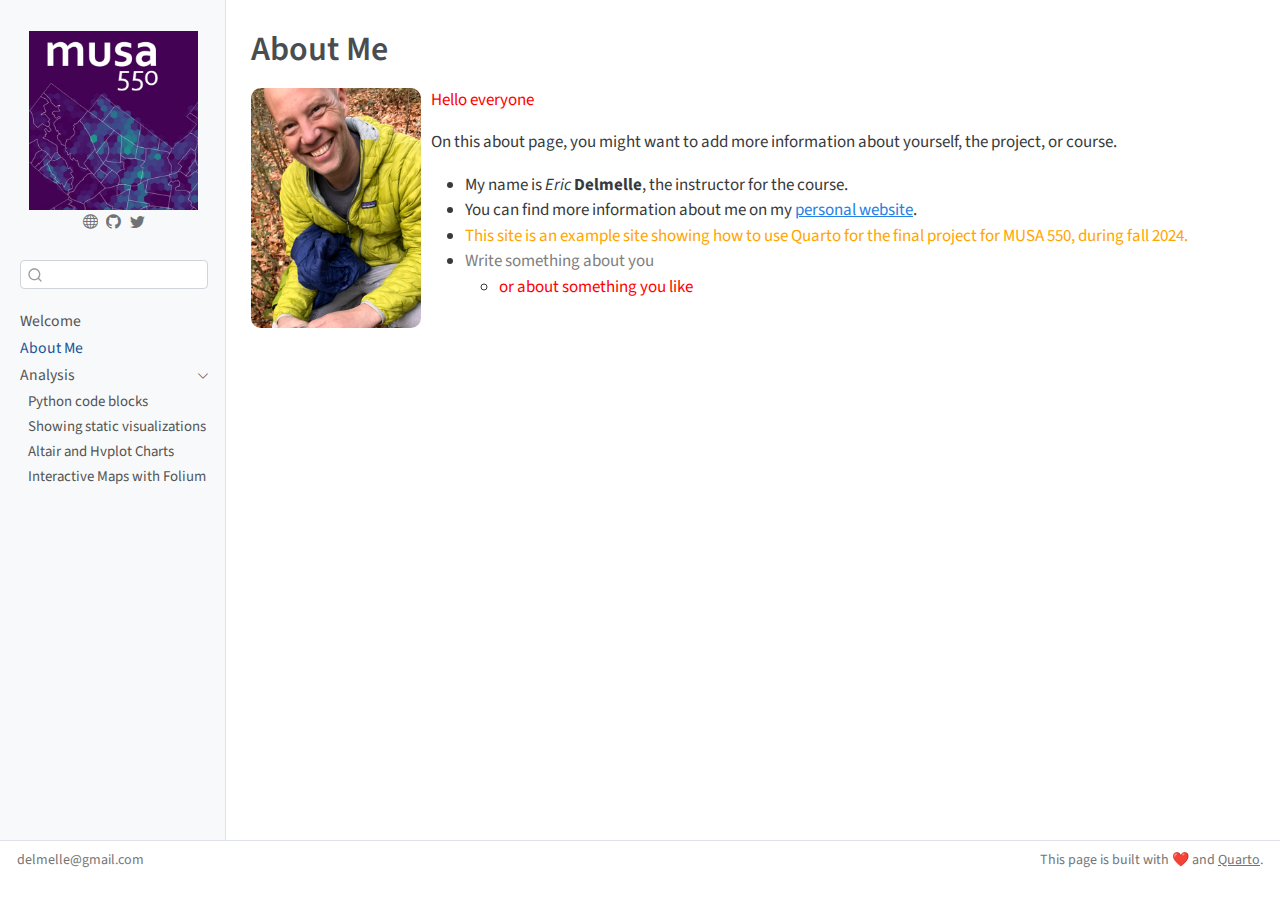
<file: docs/about.html>
<!DOCTYPE html>
<html xmlns="http://www.w3.org/1999/xhtml" lang="en" xml:lang="en"><head>

<meta charset="utf-8">
<meta name="generator" content="quarto-1.3.450">

<meta name="viewport" content="width=device-width, initial-scale=1.0, user-scalable=yes">


<title>MUSA 550 - About Me</title>
<style>
code{white-space: pre-wrap;}
span.smallcaps{font-variant: small-caps;}
div.columns{display: flex; gap: min(4vw, 1.5em);}
div.column{flex: auto; overflow-x: auto;}
div.hanging-indent{margin-left: 1.5em; text-indent: -1.5em;}
ul.task-list{list-style: none;}
ul.task-list li input[type="checkbox"] {
  width: 0.8em;
  margin: 0 0.8em 0.2em -1em; /* quarto-specific, see https://github.com/quarto-dev/quarto-cli/issues/4556 */ 
  vertical-align: middle;
}
</style>


<script src="site_libs/quarto-nav/quarto-nav.js"></script>
<script src="site_libs/clipboard/clipboard.min.js"></script>
<script src="site_libs/quarto-search/autocomplete.umd.js"></script>
<script src="site_libs/quarto-search/fuse.min.js"></script>
<script src="site_libs/quarto-search/quarto-search.js"></script>
<meta name="quarto:offset" content="./">
<script src="site_libs/quarto-html/quarto.js"></script>
<script src="site_libs/quarto-html/popper.min.js"></script>
<script src="site_libs/quarto-html/tippy.umd.min.js"></script>
<script src="site_libs/quarto-html/anchor.min.js"></script>
<link href="site_libs/quarto-html/tippy.css" rel="stylesheet">
<link href="site_libs/quarto-html/quarto-syntax-highlighting.css" rel="stylesheet" id="quarto-text-highlighting-styles">
<script src="site_libs/bootstrap/bootstrap.min.js"></script>
<link href="site_libs/bootstrap/bootstrap-icons.css" rel="stylesheet">
<link href="site_libs/bootstrap/bootstrap.min.css" rel="stylesheet" id="quarto-bootstrap" data-mode="light">
<script id="quarto-search-options" type="application/json">{
  "location": "sidebar",
  "copy-button": false,
  "collapse-after": 3,
  "panel-placement": "start",
  "type": "textbox",
  "limit": 20,
  "language": {
    "search-no-results-text": "No results",
    "search-matching-documents-text": "matching documents",
    "search-copy-link-title": "Copy link to search",
    "search-hide-matches-text": "Hide additional matches",
    "search-more-match-text": "more match in this document",
    "search-more-matches-text": "more matches in this document",
    "search-clear-button-title": "Clear",
    "search-detached-cancel-button-title": "Cancel",
    "search-submit-button-title": "Submit",
    "search-label": "Search"
  }
}</script>


<link rel="stylesheet" href="styles.css">
</head>

<body class="nav-sidebar docked fullcontent">

<div id="quarto-search-results"></div>
  <header id="quarto-header" class="headroom fixed-top">
  <nav class="quarto-secondary-nav">
    <div class="container-fluid d-flex">
      <button type="button" class="quarto-btn-toggle btn" data-bs-toggle="collapse" data-bs-target="#quarto-sidebar,#quarto-sidebar-glass" aria-controls="quarto-sidebar" aria-expanded="false" aria-label="Toggle sidebar navigation" onclick="if (window.quartoToggleHeadroom) { window.quartoToggleHeadroom(); }">
        <i class="bi bi-layout-text-sidebar-reverse"></i>
      </button>
      <nav class="quarto-page-breadcrumbs" aria-label="breadcrumb"><ol class="breadcrumb"><li class="breadcrumb-item"><a href="./about.html">About Me</a></li></ol></nav>
      <a class="flex-grow-1" role="button" data-bs-toggle="collapse" data-bs-target="#quarto-sidebar,#quarto-sidebar-glass" aria-controls="quarto-sidebar" aria-expanded="false" aria-label="Toggle sidebar navigation" onclick="if (window.quartoToggleHeadroom) { window.quartoToggleHeadroom(); }">      
      </a>
      <button type="button" class="btn quarto-search-button" aria-label="" onclick="window.quartoOpenSearch();">
        <i class="bi bi-search"></i>
      </button>
    </div>
  </nav>
</header>
<!-- content -->
<div id="quarto-content" class="quarto-container page-columns page-rows-contents page-layout-article">
<!-- sidebar -->
  <nav id="quarto-sidebar" class="sidebar collapse collapse-horizontal sidebar-navigation docked overflow-auto">
    <div class="pt-lg-2 mt-2 text-center sidebar-header">
      <a href="./index.html" class="sidebar-logo-link">
      <img src="./images/course-icon.png" alt="" class="sidebar-logo py-0 d-lg-inline d-none">
      </a>
      <div class="sidebar-tools-main tools-wide">
    <a href="https://www.design.upenn.edu/people/eric-delmelle" rel="" title="Personal Website" class="quarto-navigation-tool px-1" aria-label="Personal Website"><i class="bi bi-globe"></i></a>
    <a href="https://github.com/MUSA-550-Fall-2024/" rel="" title="MUSA 550 GitHub" class="quarto-navigation-tool px-1" aria-label="MUSA 550 GitHub"><i class="bi bi-github"></i></a>
    <a href="https://twitter.com/ericdelmelle" rel="" title="Eric Delmelle Twitter" class="quarto-navigation-tool px-1" aria-label="Eric Delmelle Twitter"><i class="bi bi-twitter"></i></a>
</div>
      </div>
        <div class="mt-2 flex-shrink-0 align-items-center">
        <div class="sidebar-search">
        <div id="quarto-search" class="" title="Search"></div>
        </div>
        </div>
    <div class="sidebar-menu-container"> 
    <ul class="list-unstyled mt-1">
        <li class="sidebar-item">
  <div class="sidebar-item-container"> 
  <a href="./index.html" class="sidebar-item-text sidebar-link">
 <span class="menu-text">Welcome</span></a>
  </div>
</li>
        <li class="sidebar-item">
  <div class="sidebar-item-container"> 
  <a href="./about.html" class="sidebar-item-text sidebar-link active">
 <span class="menu-text">About Me</span></a>
  </div>
</li>
        <li class="sidebar-item sidebar-item-section">
      <div class="sidebar-item-container"> 
            <a href="./analysis/index.html" class="sidebar-item-text sidebar-link">
 <span class="menu-text">Analysis</span></a>
          <a class="sidebar-item-toggle text-start" data-bs-toggle="collapse" data-bs-target="#quarto-sidebar-section-1" aria-expanded="true" aria-label="Toggle section">
            <i class="bi bi-chevron-right ms-2"></i>
          </a> 
      </div>
      <ul id="quarto-sidebar-section-1" class="collapse list-unstyled sidebar-section depth1 show">  
          <li class="sidebar-item">
  <div class="sidebar-item-container"> 
  <a href="./analysis/1-python-code-blocks.html" class="sidebar-item-text sidebar-link">
 <span class="menu-text">Python code blocks</span></a>
  </div>
</li>
          <li class="sidebar-item">
  <div class="sidebar-item-container"> 
  <a href="./analysis/2-static-images.html" class="sidebar-item-text sidebar-link">
 <span class="menu-text">Showing static visualizations</span></a>
  </div>
</li>
          <li class="sidebar-item">
  <div class="sidebar-item-container"> 
  <a href="./analysis/3-altair-hvplot.html" class="sidebar-item-text sidebar-link">
 <span class="menu-text">Altair and Hvplot Charts</span></a>
  </div>
</li>
          <li class="sidebar-item">
  <div class="sidebar-item-container"> 
  <a href="./analysis/4-folium.html" class="sidebar-item-text sidebar-link">
 <span class="menu-text">Interactive Maps with Folium</span></a>
  </div>
</li>
      </ul>
  </li>
    </ul>
    </div>
</nav>
<div id="quarto-sidebar-glass" data-bs-toggle="collapse" data-bs-target="#quarto-sidebar,#quarto-sidebar-glass"></div>
<!-- margin-sidebar -->
    
<!-- main -->
<main class="content" id="quarto-document-content">

<header id="title-block-header" class="quarto-title-block default">
<div class="quarto-title">
<h1 class="title">About Me</h1>
</div>



<div class="quarto-title-meta">

    
  
    
  </div>
  

</header>

<div style="display: flex; gap: 10px; align-items: flex-start;">
<p><img src="images/Eric.png" alt="Eric Delmelle" style="width: 170px; border-radius: 10px;"></p>
<div>
<p>
<span style="color:red">Hello everyone</span>
</p>
<p>
On this about page, you might want to add more information about yourself, the project, or course.
</p>
<ul>
<li>My name is <em>Eric</em> <strong>Delmelle</strong>, the instructor for the course.</li>
<li>You can find more information about me on my <a href="https://www.design.upenn.edu/people/eric-delmelle">personal website</a>.</li>
<li><span style="color:orange">This site is an example site showing how to use Quarto for the final project for MUSA 550, during fall 2024.</span></li>
<li><span style="color:gray">Write something about you</span>
<ul>
<li><span style="color:red">or about something you like</span></li>
</ul></li>
</ul>
</div>
</div>



</main> <!-- /main -->
<script id="quarto-html-after-body" type="application/javascript">
window.document.addEventListener("DOMContentLoaded", function (event) {
  const toggleBodyColorMode = (bsSheetEl) => {
    const mode = bsSheetEl.getAttribute("data-mode");
    const bodyEl = window.document.querySelector("body");
    if (mode === "dark") {
      bodyEl.classList.add("quarto-dark");
      bodyEl.classList.remove("quarto-light");
    } else {
      bodyEl.classList.add("quarto-light");
      bodyEl.classList.remove("quarto-dark");
    }
  }
  const toggleBodyColorPrimary = () => {
    const bsSheetEl = window.document.querySelector("link#quarto-bootstrap");
    if (bsSheetEl) {
      toggleBodyColorMode(bsSheetEl);
    }
  }
  toggleBodyColorPrimary();  
  const icon = "";
  const anchorJS = new window.AnchorJS();
  anchorJS.options = {
    placement: 'right',
    icon: icon
  };
  anchorJS.add('.anchored');
  const isCodeAnnotation = (el) => {
    for (const clz of el.classList) {
      if (clz.startsWith('code-annotation-')) {                     
        return true;
      }
    }
    return false;
  }
  const clipboard = new window.ClipboardJS('.code-copy-button', {
    text: function(trigger) {
      const codeEl = trigger.previousElementSibling.cloneNode(true);
      for (const childEl of codeEl.children) {
        if (isCodeAnnotation(childEl)) {
          childEl.remove();
        }
      }
      return codeEl.innerText;
    }
  });
  clipboard.on('success', function(e) {
    // button target
    const button = e.trigger;
    // don't keep focus
    button.blur();
    // flash "checked"
    button.classList.add('code-copy-button-checked');
    var currentTitle = button.getAttribute("title");
    button.setAttribute("title", "Copied!");
    let tooltip;
    if (window.bootstrap) {
      button.setAttribute("data-bs-toggle", "tooltip");
      button.setAttribute("data-bs-placement", "left");
      button.setAttribute("data-bs-title", "Copied!");
      tooltip = new bootstrap.Tooltip(button, 
        { trigger: "manual", 
          customClass: "code-copy-button-tooltip",
          offset: [0, -8]});
      tooltip.show();    
    }
    setTimeout(function() {
      if (tooltip) {
        tooltip.hide();
        button.removeAttribute("data-bs-title");
        button.removeAttribute("data-bs-toggle");
        button.removeAttribute("data-bs-placement");
      }
      button.setAttribute("title", currentTitle);
      button.classList.remove('code-copy-button-checked');
    }, 1000);
    // clear code selection
    e.clearSelection();
  });
  function tippyHover(el, contentFn) {
    const config = {
      allowHTML: true,
      content: contentFn,
      maxWidth: 500,
      delay: 100,
      arrow: false,
      appendTo: function(el) {
          return el.parentElement;
      },
      interactive: true,
      interactiveBorder: 10,
      theme: 'quarto',
      placement: 'bottom-start'
    };
    window.tippy(el, config); 
  }
  const noterefs = window.document.querySelectorAll('a[role="doc-noteref"]');
  for (var i=0; i<noterefs.length; i++) {
    const ref = noterefs[i];
    tippyHover(ref, function() {
      // use id or data attribute instead here
      let href = ref.getAttribute('data-footnote-href') || ref.getAttribute('href');
      try { href = new URL(href).hash; } catch {}
      const id = href.replace(/^#\/?/, "");
      const note = window.document.getElementById(id);
      return note.innerHTML;
    });
  }
      let selectedAnnoteEl;
      const selectorForAnnotation = ( cell, annotation) => {
        let cellAttr = 'data-code-cell="' + cell + '"';
        let lineAttr = 'data-code-annotation="' +  annotation + '"';
        const selector = 'span[' + cellAttr + '][' + lineAttr + ']';
        return selector;
      }
      const selectCodeLines = (annoteEl) => {
        const doc = window.document;
        const targetCell = annoteEl.getAttribute("data-target-cell");
        const targetAnnotation = annoteEl.getAttribute("data-target-annotation");
        const annoteSpan = window.document.querySelector(selectorForAnnotation(targetCell, targetAnnotation));
        const lines = annoteSpan.getAttribute("data-code-lines").split(",");
        const lineIds = lines.map((line) => {
          return targetCell + "-" + line;
        })
        let top = null;
        let height = null;
        let parent = null;
        if (lineIds.length > 0) {
            //compute the position of the single el (top and bottom and make a div)
            const el = window.document.getElementById(lineIds[0]);
            top = el.offsetTop;
            height = el.offsetHeight;
            parent = el.parentElement.parentElement;
          if (lineIds.length > 1) {
            const lastEl = window.document.getElementById(lineIds[lineIds.length - 1]);
            const bottom = lastEl.offsetTop + lastEl.offsetHeight;
            height = bottom - top;
          }
          if (top !== null && height !== null && parent !== null) {
            // cook up a div (if necessary) and position it 
            let div = window.document.getElementById("code-annotation-line-highlight");
            if (div === null) {
              div = window.document.createElement("div");
              div.setAttribute("id", "code-annotation-line-highlight");
              div.style.position = 'absolute';
              parent.appendChild(div);
            }
            div.style.top = top - 2 + "px";
            div.style.height = height + 4 + "px";
            let gutterDiv = window.document.getElementById("code-annotation-line-highlight-gutter");
            if (gutterDiv === null) {
              gutterDiv = window.document.createElement("div");
              gutterDiv.setAttribute("id", "code-annotation-line-highlight-gutter");
              gutterDiv.style.position = 'absolute';
              const codeCell = window.document.getElementById(targetCell);
              const gutter = codeCell.querySelector('.code-annotation-gutter');
              gutter.appendChild(gutterDiv);
            }
            gutterDiv.style.top = top - 2 + "px";
            gutterDiv.style.height = height + 4 + "px";
          }
          selectedAnnoteEl = annoteEl;
        }
      };
      const unselectCodeLines = () => {
        const elementsIds = ["code-annotation-line-highlight", "code-annotation-line-highlight-gutter"];
        elementsIds.forEach((elId) => {
          const div = window.document.getElementById(elId);
          if (div) {
            div.remove();
          }
        });
        selectedAnnoteEl = undefined;
      };
      // Attach click handler to the DT
      const annoteDls = window.document.querySelectorAll('dt[data-target-cell]');
      for (const annoteDlNode of annoteDls) {
        annoteDlNode.addEventListener('click', (event) => {
          const clickedEl = event.target;
          if (clickedEl !== selectedAnnoteEl) {
            unselectCodeLines();
            const activeEl = window.document.querySelector('dt[data-target-cell].code-annotation-active');
            if (activeEl) {
              activeEl.classList.remove('code-annotation-active');
            }
            selectCodeLines(clickedEl);
            clickedEl.classList.add('code-annotation-active');
          } else {
            // Unselect the line
            unselectCodeLines();
            clickedEl.classList.remove('code-annotation-active');
          }
        });
      }
  const findCites = (el) => {
    const parentEl = el.parentElement;
    if (parentEl) {
      const cites = parentEl.dataset.cites;
      if (cites) {
        return {
          el,
          cites: cites.split(' ')
        };
      } else {
        return findCites(el.parentElement)
      }
    } else {
      return undefined;
    }
  };
  var bibliorefs = window.document.querySelectorAll('a[role="doc-biblioref"]');
  for (var i=0; i<bibliorefs.length; i++) {
    const ref = bibliorefs[i];
    const citeInfo = findCites(ref);
    if (citeInfo) {
      tippyHover(citeInfo.el, function() {
        var popup = window.document.createElement('div');
        citeInfo.cites.forEach(function(cite) {
          var citeDiv = window.document.createElement('div');
          citeDiv.classList.add('hanging-indent');
          citeDiv.classList.add('csl-entry');
          var biblioDiv = window.document.getElementById('ref-' + cite);
          if (biblioDiv) {
            citeDiv.innerHTML = biblioDiv.innerHTML;
          }
          popup.appendChild(citeDiv);
        });
        return popup.innerHTML;
      });
    }
  }
});
</script>
</div> <!-- /content -->
<footer class="footer">
  <div class="nav-footer">
    <div class="nav-footer-left">delmelle@gmail.com</div>   
    <div class="nav-footer-center">
      &nbsp;
    </div>
    <div class="nav-footer-right">This page is built with ❤️ and <a href="https://quarto.org/">Quarto</a>.</div>
  </div>
</footer>



</body></html>
</file>
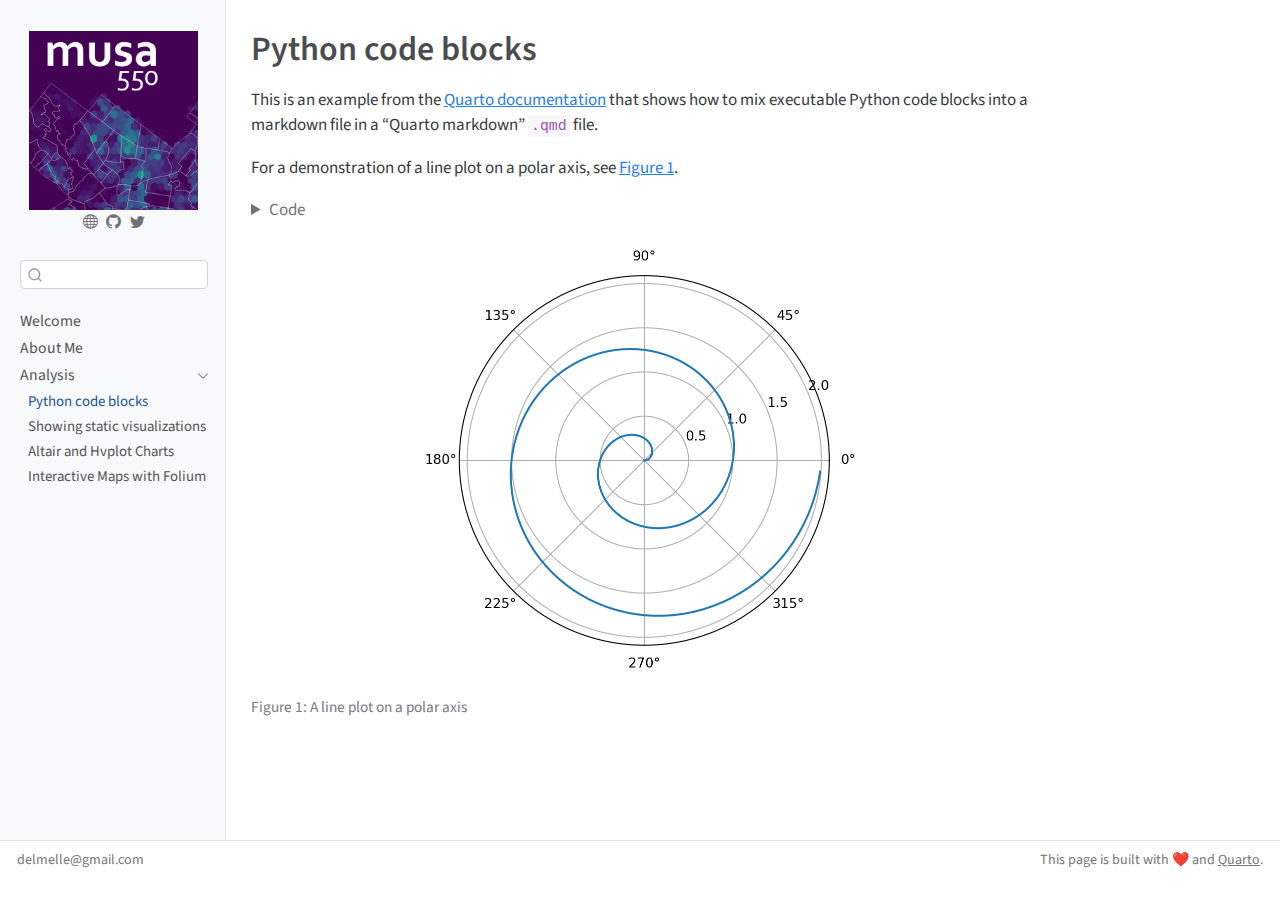
<file: docs/analysis/1-python-code-blocks.html>
<!DOCTYPE html>
<html xmlns="http://www.w3.org/1999/xhtml" lang="en" xml:lang="en"><head>

<meta charset="utf-8">
<meta name="generator" content="quarto-1.3.450">

<meta name="viewport" content="width=device-width, initial-scale=1.0, user-scalable=yes">


<title>MUSA 550 - Python code blocks</title>
<style>
code{white-space: pre-wrap;}
span.smallcaps{font-variant: small-caps;}
div.columns{display: flex; gap: min(4vw, 1.5em);}
div.column{flex: auto; overflow-x: auto;}
div.hanging-indent{margin-left: 1.5em; text-indent: -1.5em;}
ul.task-list{list-style: none;}
ul.task-list li input[type="checkbox"] {
  width: 0.8em;
  margin: 0 0.8em 0.2em -1em; /* quarto-specific, see https://github.com/quarto-dev/quarto-cli/issues/4556 */ 
  vertical-align: middle;
}
/* CSS for syntax highlighting */
pre > code.sourceCode { white-space: pre; position: relative; }
pre > code.sourceCode > span { display: inline-block; line-height: 1.25; }
pre > code.sourceCode > span:empty { height: 1.2em; }
.sourceCode { overflow: visible; }
code.sourceCode > span { color: inherit; text-decoration: inherit; }
div.sourceCode { margin: 1em 0; }
pre.sourceCode { margin: 0; }
@media screen {
div.sourceCode { overflow: auto; }
}
@media print {
pre > code.sourceCode { white-space: pre-wrap; }
pre > code.sourceCode > span { text-indent: -5em; padding-left: 5em; }
}
pre.numberSource code
  { counter-reset: source-line 0; }
pre.numberSource code > span
  { position: relative; left: -4em; counter-increment: source-line; }
pre.numberSource code > span > a:first-child::before
  { content: counter(source-line);
    position: relative; left: -1em; text-align: right; vertical-align: baseline;
    border: none; display: inline-block;
    -webkit-touch-callout: none; -webkit-user-select: none;
    -khtml-user-select: none; -moz-user-select: none;
    -ms-user-select: none; user-select: none;
    padding: 0 4px; width: 4em;
  }
pre.numberSource { margin-left: 3em;  padding-left: 4px; }
div.sourceCode
  {   }
@media screen {
pre > code.sourceCode > span > a:first-child::before { text-decoration: underline; }
}
</style>


<script src="../site_libs/quarto-nav/quarto-nav.js"></script>
<script src="../site_libs/clipboard/clipboard.min.js"></script>
<script src="../site_libs/quarto-search/autocomplete.umd.js"></script>
<script src="../site_libs/quarto-search/fuse.min.js"></script>
<script src="../site_libs/quarto-search/quarto-search.js"></script>
<meta name="quarto:offset" content="../">
<script src="../site_libs/quarto-html/quarto.js"></script>
<script src="../site_libs/quarto-html/popper.min.js"></script>
<script src="../site_libs/quarto-html/tippy.umd.min.js"></script>
<script src="../site_libs/quarto-html/anchor.min.js"></script>
<link href="../site_libs/quarto-html/tippy.css" rel="stylesheet">
<link href="../site_libs/quarto-html/quarto-syntax-highlighting.css" rel="stylesheet" id="quarto-text-highlighting-styles">
<script src="../site_libs/bootstrap/bootstrap.min.js"></script>
<link href="../site_libs/bootstrap/bootstrap-icons.css" rel="stylesheet">
<link href="../site_libs/bootstrap/bootstrap.min.css" rel="stylesheet" id="quarto-bootstrap" data-mode="light">
<script id="quarto-search-options" type="application/json">{
  "location": "sidebar",
  "copy-button": false,
  "collapse-after": 3,
  "panel-placement": "start",
  "type": "textbox",
  "limit": 20,
  "language": {
    "search-no-results-text": "No results",
    "search-matching-documents-text": "matching documents",
    "search-copy-link-title": "Copy link to search",
    "search-hide-matches-text": "Hide additional matches",
    "search-more-match-text": "more match in this document",
    "search-more-matches-text": "more matches in this document",
    "search-clear-button-title": "Clear",
    "search-detached-cancel-button-title": "Cancel",
    "search-submit-button-title": "Submit",
    "search-label": "Search"
  }
}</script>


<link rel="stylesheet" href="../styles.css">
</head>

<body class="nav-sidebar docked">

<div id="quarto-search-results"></div>
  <header id="quarto-header" class="headroom fixed-top">
  <nav class="quarto-secondary-nav">
    <div class="container-fluid d-flex">
      <button type="button" class="quarto-btn-toggle btn" data-bs-toggle="collapse" data-bs-target="#quarto-sidebar,#quarto-sidebar-glass" aria-controls="quarto-sidebar" aria-expanded="false" aria-label="Toggle sidebar navigation" onclick="if (window.quartoToggleHeadroom) { window.quartoToggleHeadroom(); }">
        <i class="bi bi-layout-text-sidebar-reverse"></i>
      </button>
      <nav class="quarto-page-breadcrumbs" aria-label="breadcrumb"><ol class="breadcrumb"><li class="breadcrumb-item"><a href="../analysis/index.html">Analysis</a></li><li class="breadcrumb-item"><a href="../analysis/1-python-code-blocks.html">Python code blocks</a></li></ol></nav>
      <a class="flex-grow-1" role="button" data-bs-toggle="collapse" data-bs-target="#quarto-sidebar,#quarto-sidebar-glass" aria-controls="quarto-sidebar" aria-expanded="false" aria-label="Toggle sidebar navigation" onclick="if (window.quartoToggleHeadroom) { window.quartoToggleHeadroom(); }">      
      </a>
      <button type="button" class="btn quarto-search-button" aria-label="" onclick="window.quartoOpenSearch();">
        <i class="bi bi-search"></i>
      </button>
    </div>
  </nav>
</header>
<!-- content -->
<div id="quarto-content" class="quarto-container page-columns page-rows-contents page-layout-article">
<!-- sidebar -->
  <nav id="quarto-sidebar" class="sidebar collapse collapse-horizontal sidebar-navigation docked overflow-auto">
    <div class="pt-lg-2 mt-2 text-center sidebar-header">
      <a href="../index.html" class="sidebar-logo-link">
      <img src="../images/course-icon.png" alt="" class="sidebar-logo py-0 d-lg-inline d-none">
      </a>
      <div class="sidebar-tools-main tools-wide">
    <a href="https://www.design.upenn.edu/people/eric-delmelle" rel="" title="Personal Website" class="quarto-navigation-tool px-1" aria-label="Personal Website"><i class="bi bi-globe"></i></a>
    <a href="https://github.com/MUSA-550-Fall-2024/" rel="" title="MUSA 550 GitHub" class="quarto-navigation-tool px-1" aria-label="MUSA 550 GitHub"><i class="bi bi-github"></i></a>
    <a href="https://twitter.com/ericdelmelle" rel="" title="Eric Delmelle Twitter" class="quarto-navigation-tool px-1" aria-label="Eric Delmelle Twitter"><i class="bi bi-twitter"></i></a>
</div>
      </div>
        <div class="mt-2 flex-shrink-0 align-items-center">
        <div class="sidebar-search">
        <div id="quarto-search" class="" title="Search"></div>
        </div>
        </div>
    <div class="sidebar-menu-container"> 
    <ul class="list-unstyled mt-1">
        <li class="sidebar-item">
  <div class="sidebar-item-container"> 
  <a href="../index.html" class="sidebar-item-text sidebar-link">
 <span class="menu-text">Welcome</span></a>
  </div>
</li>
        <li class="sidebar-item">
  <div class="sidebar-item-container"> 
  <a href="../about.html" class="sidebar-item-text sidebar-link">
 <span class="menu-text">About Me</span></a>
  </div>
</li>
        <li class="sidebar-item sidebar-item-section">
      <div class="sidebar-item-container"> 
            <a href="../analysis/index.html" class="sidebar-item-text sidebar-link">
 <span class="menu-text">Analysis</span></a>
          <a class="sidebar-item-toggle text-start" data-bs-toggle="collapse" data-bs-target="#quarto-sidebar-section-1" aria-expanded="true" aria-label="Toggle section">
            <i class="bi bi-chevron-right ms-2"></i>
          </a> 
      </div>
      <ul id="quarto-sidebar-section-1" class="collapse list-unstyled sidebar-section depth1 show">  
          <li class="sidebar-item">
  <div class="sidebar-item-container"> 
  <a href="../analysis/1-python-code-blocks.html" class="sidebar-item-text sidebar-link active">
 <span class="menu-text">Python code blocks</span></a>
  </div>
</li>
          <li class="sidebar-item">
  <div class="sidebar-item-container"> 
  <a href="../analysis/2-static-images.html" class="sidebar-item-text sidebar-link">
 <span class="menu-text">Showing static visualizations</span></a>
  </div>
</li>
          <li class="sidebar-item">
  <div class="sidebar-item-container"> 
  <a href="../analysis/3-altair-hvplot.html" class="sidebar-item-text sidebar-link">
 <span class="menu-text">Altair and Hvplot Charts</span></a>
  </div>
</li>
          <li class="sidebar-item">
  <div class="sidebar-item-container"> 
  <a href="../analysis/4-folium.html" class="sidebar-item-text sidebar-link">
 <span class="menu-text">Interactive Maps with Folium</span></a>
  </div>
</li>
      </ul>
  </li>
    </ul>
    </div>
</nav>
<div id="quarto-sidebar-glass" data-bs-toggle="collapse" data-bs-target="#quarto-sidebar,#quarto-sidebar-glass"></div>
<!-- margin-sidebar -->
    <div id="quarto-margin-sidebar" class="sidebar margin-sidebar">
        
    </div>
<!-- main -->
<main class="content" id="quarto-document-content">

<header id="title-block-header" class="quarto-title-block default">
<div class="quarto-title">
<h1 class="title">Python code blocks</h1>
</div>



<div class="quarto-title-meta">

    
  
    
  </div>
  

</header>

<p>This is an example from the <a href="https://quarto.org/docs/computations/python.html">Quarto documentation</a> that shows how to mix executable Python code blocks into a markdown file in a “Quarto markdown” <code>.qmd</code> file.</p>
<p>For a demonstration of a line plot on a polar axis, see <a href="#fig-polar">Figure&nbsp;1</a>.</p>
<div class="cell" data-execution_count="1">
<details>
<summary>Code</summary>
<div class="sourceCode cell-code" id="cb1"><pre class="sourceCode python code-with-copy"><code class="sourceCode python"><span id="cb1-1"><a href="#cb1-1" aria-hidden="true" tabindex="-1"></a><span class="im">import</span> numpy <span class="im">as</span> np</span>
<span id="cb1-2"><a href="#cb1-2" aria-hidden="true" tabindex="-1"></a><span class="im">import</span> matplotlib.pyplot <span class="im">as</span> plt</span>
<span id="cb1-3"><a href="#cb1-3" aria-hidden="true" tabindex="-1"></a></span>
<span id="cb1-4"><a href="#cb1-4" aria-hidden="true" tabindex="-1"></a>r <span class="op">=</span> np.arange(<span class="dv">0</span>, <span class="dv">2</span>, <span class="fl">0.01</span>)</span>
<span id="cb1-5"><a href="#cb1-5" aria-hidden="true" tabindex="-1"></a>theta <span class="op">=</span> <span class="dv">2</span> <span class="op">*</span> np.pi <span class="op">*</span> r</span>
<span id="cb1-6"><a href="#cb1-6" aria-hidden="true" tabindex="-1"></a>fig, ax <span class="op">=</span> plt.subplots(</span>
<span id="cb1-7"><a href="#cb1-7" aria-hidden="true" tabindex="-1"></a>  subplot_kw <span class="op">=</span> {<span class="st">'projection'</span>: <span class="st">'polar'</span>} </span>
<span id="cb1-8"><a href="#cb1-8" aria-hidden="true" tabindex="-1"></a>)</span>
<span id="cb1-9"><a href="#cb1-9" aria-hidden="true" tabindex="-1"></a>ax.plot(theta, r)</span>
<span id="cb1-10"><a href="#cb1-10" aria-hidden="true" tabindex="-1"></a>ax.set_rticks([<span class="fl">0.5</span>, <span class="dv">1</span>, <span class="fl">1.5</span>, <span class="dv">2</span>])</span>
<span id="cb1-11"><a href="#cb1-11" aria-hidden="true" tabindex="-1"></a>ax.grid(<span class="va">True</span>)</span>
<span id="cb1-12"><a href="#cb1-12" aria-hidden="true" tabindex="-1"></a>plt.show()</span></code><button title="Copy to Clipboard" class="code-copy-button"><i class="bi"></i></button></pre></div>
</details>
<div class="cell-output cell-output-display">
<div id="fig-polar" class="quarto-figure quarto-figure-center anchored">
<figure class="figure">
<p><img src="1-python-code-blocks_files/figure-html/fig-polar-output-1.png" width="450" height="439" class="figure-img"></p>
<figcaption class="figure-caption">Figure&nbsp;1: A line plot on a polar axis</figcaption>
</figure>
</div>
</div>
</div>



</main> <!-- /main -->
<script id="quarto-html-after-body" type="application/javascript">
window.document.addEventListener("DOMContentLoaded", function (event) {
  const toggleBodyColorMode = (bsSheetEl) => {
    const mode = bsSheetEl.getAttribute("data-mode");
    const bodyEl = window.document.querySelector("body");
    if (mode === "dark") {
      bodyEl.classList.add("quarto-dark");
      bodyEl.classList.remove("quarto-light");
    } else {
      bodyEl.classList.add("quarto-light");
      bodyEl.classList.remove("quarto-dark");
    }
  }
  const toggleBodyColorPrimary = () => {
    const bsSheetEl = window.document.querySelector("link#quarto-bootstrap");
    if (bsSheetEl) {
      toggleBodyColorMode(bsSheetEl);
    }
  }
  toggleBodyColorPrimary();  
  const icon = "";
  const anchorJS = new window.AnchorJS();
  anchorJS.options = {
    placement: 'right',
    icon: icon
  };
  anchorJS.add('.anchored');
  const isCodeAnnotation = (el) => {
    for (const clz of el.classList) {
      if (clz.startsWith('code-annotation-')) {                     
        return true;
      }
    }
    return false;
  }
  const clipboard = new window.ClipboardJS('.code-copy-button', {
    text: function(trigger) {
      const codeEl = trigger.previousElementSibling.cloneNode(true);
      for (const childEl of codeEl.children) {
        if (isCodeAnnotation(childEl)) {
          childEl.remove();
        }
      }
      return codeEl.innerText;
    }
  });
  clipboard.on('success', function(e) {
    // button target
    const button = e.trigger;
    // don't keep focus
    button.blur();
    // flash "checked"
    button.classList.add('code-copy-button-checked');
    var currentTitle = button.getAttribute("title");
    button.setAttribute("title", "Copied!");
    let tooltip;
    if (window.bootstrap) {
      button.setAttribute("data-bs-toggle", "tooltip");
      button.setAttribute("data-bs-placement", "left");
      button.setAttribute("data-bs-title", "Copied!");
      tooltip = new bootstrap.Tooltip(button, 
        { trigger: "manual", 
          customClass: "code-copy-button-tooltip",
          offset: [0, -8]});
      tooltip.show();    
    }
    setTimeout(function() {
      if (tooltip) {
        tooltip.hide();
        button.removeAttribute("data-bs-title");
        button.removeAttribute("data-bs-toggle");
        button.removeAttribute("data-bs-placement");
      }
      button.setAttribute("title", currentTitle);
      button.classList.remove('code-copy-button-checked');
    }, 1000);
    // clear code selection
    e.clearSelection();
  });
  function tippyHover(el, contentFn) {
    const config = {
      allowHTML: true,
      content: contentFn,
      maxWidth: 500,
      delay: 100,
      arrow: false,
      appendTo: function(el) {
          return el.parentElement;
      },
      interactive: true,
      interactiveBorder: 10,
      theme: 'quarto',
      placement: 'bottom-start'
    };
    window.tippy(el, config); 
  }
  const noterefs = window.document.querySelectorAll('a[role="doc-noteref"]');
  for (var i=0; i<noterefs.length; i++) {
    const ref = noterefs[i];
    tippyHover(ref, function() {
      // use id or data attribute instead here
      let href = ref.getAttribute('data-footnote-href') || ref.getAttribute('href');
      try { href = new URL(href).hash; } catch {}
      const id = href.replace(/^#\/?/, "");
      const note = window.document.getElementById(id);
      return note.innerHTML;
    });
  }
      let selectedAnnoteEl;
      const selectorForAnnotation = ( cell, annotation) => {
        let cellAttr = 'data-code-cell="' + cell + '"';
        let lineAttr = 'data-code-annotation="' +  annotation + '"';
        const selector = 'span[' + cellAttr + '][' + lineAttr + ']';
        return selector;
      }
      const selectCodeLines = (annoteEl) => {
        const doc = window.document;
        const targetCell = annoteEl.getAttribute("data-target-cell");
        const targetAnnotation = annoteEl.getAttribute("data-target-annotation");
        const annoteSpan = window.document.querySelector(selectorForAnnotation(targetCell, targetAnnotation));
        const lines = annoteSpan.getAttribute("data-code-lines").split(",");
        const lineIds = lines.map((line) => {
          return targetCell + "-" + line;
        })
        let top = null;
        let height = null;
        let parent = null;
        if (lineIds.length > 0) {
            //compute the position of the single el (top and bottom and make a div)
            const el = window.document.getElementById(lineIds[0]);
            top = el.offsetTop;
            height = el.offsetHeight;
            parent = el.parentElement.parentElement;
          if (lineIds.length > 1) {
            const lastEl = window.document.getElementById(lineIds[lineIds.length - 1]);
            const bottom = lastEl.offsetTop + lastEl.offsetHeight;
            height = bottom - top;
          }
          if (top !== null && height !== null && parent !== null) {
            // cook up a div (if necessary) and position it 
            let div = window.document.getElementById("code-annotation-line-highlight");
            if (div === null) {
              div = window.document.createElement("div");
              div.setAttribute("id", "code-annotation-line-highlight");
              div.style.position = 'absolute';
              parent.appendChild(div);
            }
            div.style.top = top - 2 + "px";
            div.style.height = height + 4 + "px";
            let gutterDiv = window.document.getElementById("code-annotation-line-highlight-gutter");
            if (gutterDiv === null) {
              gutterDiv = window.document.createElement("div");
              gutterDiv.setAttribute("id", "code-annotation-line-highlight-gutter");
              gutterDiv.style.position = 'absolute';
              const codeCell = window.document.getElementById(targetCell);
              const gutter = codeCell.querySelector('.code-annotation-gutter');
              gutter.appendChild(gutterDiv);
            }
            gutterDiv.style.top = top - 2 + "px";
            gutterDiv.style.height = height + 4 + "px";
          }
          selectedAnnoteEl = annoteEl;
        }
      };
      const unselectCodeLines = () => {
        const elementsIds = ["code-annotation-line-highlight", "code-annotation-line-highlight-gutter"];
        elementsIds.forEach((elId) => {
          const div = window.document.getElementById(elId);
          if (div) {
            div.remove();
          }
        });
        selectedAnnoteEl = undefined;
      };
      // Attach click handler to the DT
      const annoteDls = window.document.querySelectorAll('dt[data-target-cell]');
      for (const annoteDlNode of annoteDls) {
        annoteDlNode.addEventListener('click', (event) => {
          const clickedEl = event.target;
          if (clickedEl !== selectedAnnoteEl) {
            unselectCodeLines();
            const activeEl = window.document.querySelector('dt[data-target-cell].code-annotation-active');
            if (activeEl) {
              activeEl.classList.remove('code-annotation-active');
            }
            selectCodeLines(clickedEl);
            clickedEl.classList.add('code-annotation-active');
          } else {
            // Unselect the line
            unselectCodeLines();
            clickedEl.classList.remove('code-annotation-active');
          }
        });
      }
  const findCites = (el) => {
    const parentEl = el.parentElement;
    if (parentEl) {
      const cites = parentEl.dataset.cites;
      if (cites) {
        return {
          el,
          cites: cites.split(' ')
        };
      } else {
        return findCites(el.parentElement)
      }
    } else {
      return undefined;
    }
  };
  var bibliorefs = window.document.querySelectorAll('a[role="doc-biblioref"]');
  for (var i=0; i<bibliorefs.length; i++) {
    const ref = bibliorefs[i];
    const citeInfo = findCites(ref);
    if (citeInfo) {
      tippyHover(citeInfo.el, function() {
        var popup = window.document.createElement('div');
        citeInfo.cites.forEach(function(cite) {
          var citeDiv = window.document.createElement('div');
          citeDiv.classList.add('hanging-indent');
          citeDiv.classList.add('csl-entry');
          var biblioDiv = window.document.getElementById('ref-' + cite);
          if (biblioDiv) {
            citeDiv.innerHTML = biblioDiv.innerHTML;
          }
          popup.appendChild(citeDiv);
        });
        return popup.innerHTML;
      });
    }
  }
});
</script>
</div> <!-- /content -->
<footer class="footer">
  <div class="nav-footer">
    <div class="nav-footer-left">delmelle@gmail.com</div>   
    <div class="nav-footer-center">
      &nbsp;
    </div>
    <div class="nav-footer-right">This page is built with ❤️ and <a href="https://quarto.org/">Quarto</a>.</div>
  </div>
</footer>



</body></html>
</file>
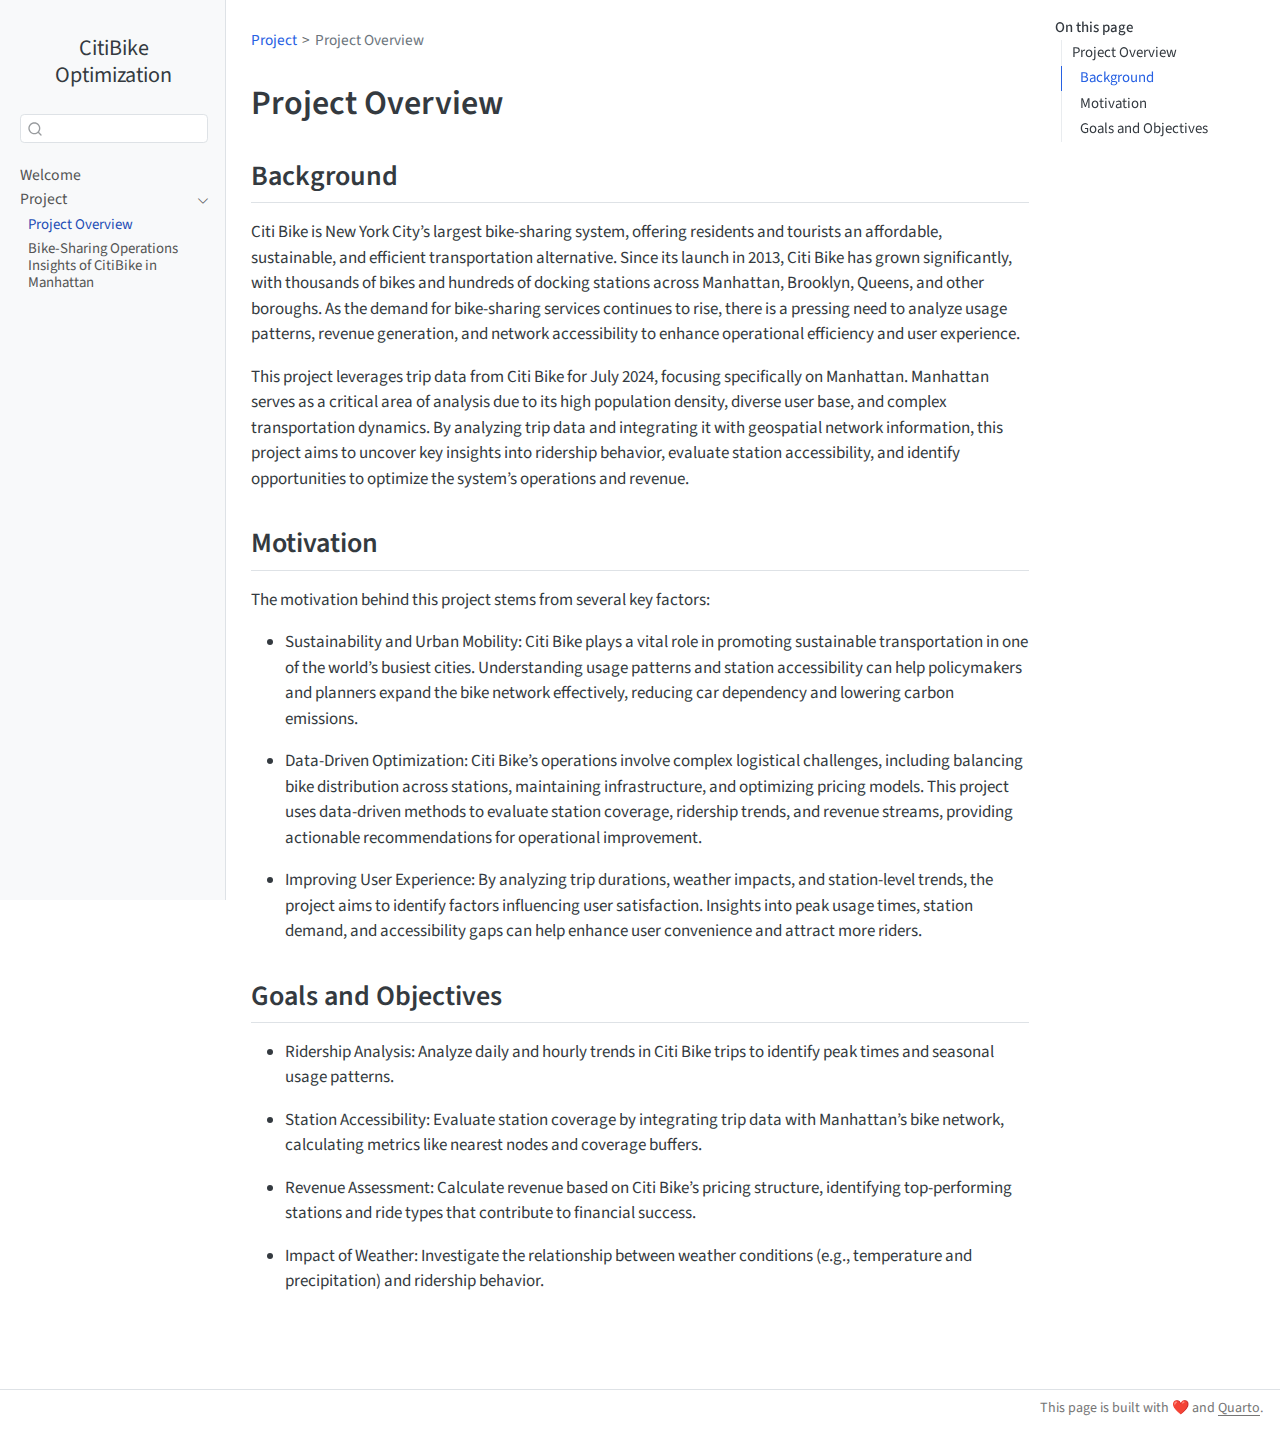
<file: docs/Project/Project Overview.html>
<!DOCTYPE html>
<html xmlns="http://www.w3.org/1999/xhtml" lang="en" xml:lang="en"><head>

<meta charset="utf-8">
<meta name="generator" content="quarto-1.6.39">

<meta name="viewport" content="width=device-width, initial-scale=1.0, user-scalable=yes">


<title>project-overview – CitiBike Optimization</title>
<style>
code{white-space: pre-wrap;}
span.smallcaps{font-variant: small-caps;}
div.columns{display: flex; gap: min(4vw, 1.5em);}
div.column{flex: auto; overflow-x: auto;}
div.hanging-indent{margin-left: 1.5em; text-indent: -1.5em;}
ul.task-list{list-style: none;}
ul.task-list li input[type="checkbox"] {
  width: 0.8em;
  margin: 0 0.8em 0.2em -1em; /* quarto-specific, see https://github.com/quarto-dev/quarto-cli/issues/4556 */ 
  vertical-align: middle;
}
</style>


<script src="../site_libs/quarto-nav/quarto-nav.js"></script>
<script src="../site_libs/clipboard/clipboard.min.js"></script>
<script src="../site_libs/quarto-search/autocomplete.umd.js"></script>
<script src="../site_libs/quarto-search/fuse.min.js"></script>
<script src="../site_libs/quarto-search/quarto-search.js"></script>
<meta name="quarto:offset" content="../">
<script src="../site_libs/quarto-html/quarto.js"></script>
<script src="../site_libs/quarto-html/popper.min.js"></script>
<script src="../site_libs/quarto-html/tippy.umd.min.js"></script>
<script src="../site_libs/quarto-html/anchor.min.js"></script>
<link href="../site_libs/quarto-html/tippy.css" rel="stylesheet">
<link href="../site_libs/quarto-html/quarto-syntax-highlighting-9ea0a49c779b6fc496fdb60b6bf00fef.css" rel="stylesheet" id="quarto-text-highlighting-styles">
<script src="../site_libs/bootstrap/bootstrap.min.js"></script>
<link href="../site_libs/bootstrap/bootstrap-icons.css" rel="stylesheet">
<link href="../site_libs/bootstrap/bootstrap-9b6c00cfdd9f97392670a293d2d1e528.min.css" rel="stylesheet" append-hash="true" id="quarto-bootstrap" data-mode="light">
<script id="quarto-search-options" type="application/json">{
  "location": "sidebar",
  "copy-button": false,
  "collapse-after": 3,
  "panel-placement": "start",
  "type": "textbox",
  "limit": 50,
  "keyboard-shortcut": [
    "f",
    "/",
    "s"
  ],
  "show-item-context": false,
  "language": {
    "search-no-results-text": "No results",
    "search-matching-documents-text": "matching documents",
    "search-copy-link-title": "Copy link to search",
    "search-hide-matches-text": "Hide additional matches",
    "search-more-match-text": "more match in this document",
    "search-more-matches-text": "more matches in this document",
    "search-clear-button-title": "Clear",
    "search-text-placeholder": "",
    "search-detached-cancel-button-title": "Cancel",
    "search-submit-button-title": "Submit",
    "search-label": "Search"
  }
}</script>


<link rel="stylesheet" href="../styles.css">
</head>

<body class="nav-sidebar docked">

<div id="quarto-search-results"></div>
  <header id="quarto-header" class="headroom fixed-top">
  <nav class="quarto-secondary-nav">
    <div class="container-fluid d-flex">
      <button type="button" class="quarto-btn-toggle btn" data-bs-toggle="collapse" role="button" data-bs-target=".quarto-sidebar-collapse-item" aria-controls="quarto-sidebar" aria-expanded="false" aria-label="Toggle sidebar navigation" onclick="if (window.quartoToggleHeadroom) { window.quartoToggleHeadroom(); }">
        <i class="bi bi-layout-text-sidebar-reverse"></i>
      </button>
        <nav class="quarto-page-breadcrumbs" aria-label="breadcrumb"><ol class="breadcrumb"><li class="breadcrumb-item"><a href="../Project/index.html">Project</a></li><li class="breadcrumb-item"><a href="../Project/Project Overview.html">Project Overview</a></li></ol></nav>
        <a class="flex-grow-1" role="navigation" data-bs-toggle="collapse" data-bs-target=".quarto-sidebar-collapse-item" aria-controls="quarto-sidebar" aria-expanded="false" aria-label="Toggle sidebar navigation" onclick="if (window.quartoToggleHeadroom) { window.quartoToggleHeadroom(); }">      
        </a>
      <button type="button" class="btn quarto-search-button" aria-label="Search" onclick="window.quartoOpenSearch();">
        <i class="bi bi-search"></i>
      </button>
    </div>
  </nav>
</header>
<!-- content -->
<div id="quarto-content" class="quarto-container page-columns page-rows-contents page-layout-article">
<!-- sidebar -->
  <nav id="quarto-sidebar" class="sidebar collapse collapse-horizontal quarto-sidebar-collapse-item sidebar-navigation docked overflow-auto">
    <div class="pt-lg-2 mt-2 text-center sidebar-header">
    <div class="sidebar-title mb-0 py-0">
      <a href="../">CitiBike Optimization</a> 
    </div>
      </div>
        <div class="mt-2 flex-shrink-0 align-items-center">
        <div class="sidebar-search">
        <div id="quarto-search" class="" title="Search"></div>
        </div>
        </div>
    <div class="sidebar-menu-container"> 
    <ul class="list-unstyled mt-1">
        <li class="sidebar-item">
  <div class="sidebar-item-container"> 
  <a href="../index.html" class="sidebar-item-text sidebar-link">
 <span class="menu-text">Welcome</span></a>
  </div>
</li>
        <li class="sidebar-item sidebar-item-section">
      <div class="sidebar-item-container"> 
            <a href="../Project/index.html" class="sidebar-item-text sidebar-link">
 <span class="menu-text">Project</span></a>
          <a class="sidebar-item-toggle text-start" data-bs-toggle="collapse" data-bs-target="#quarto-sidebar-section-1" role="navigation" aria-expanded="true" aria-label="Toggle section">
            <i class="bi bi-chevron-right ms-2"></i>
          </a> 
      </div>
      <ul id="quarto-sidebar-section-1" class="collapse list-unstyled sidebar-section depth1 show">  
          <li class="sidebar-item">
  <div class="sidebar-item-container"> 
  <a href="../Project/Project Overview.html" class="sidebar-item-text sidebar-link active">
 <span class="menu-text">Project Overview</span></a>
  </div>
</li>
          <li class="sidebar-item">
  <div class="sidebar-item-container"> 
  <a href="../Project/project.html" class="sidebar-item-text sidebar-link">
 <span class="menu-text">Bike-Sharing Operations Insights of CitiBike in Manhattan</span></a>
  </div>
</li>
      </ul>
  </li>
    </ul>
    </div>
</nav>
<div id="quarto-sidebar-glass" class="quarto-sidebar-collapse-item" data-bs-toggle="collapse" data-bs-target=".quarto-sidebar-collapse-item"></div>
<!-- margin-sidebar -->
    <div id="quarto-margin-sidebar" class="sidebar margin-sidebar">
        <nav id="TOC" role="doc-toc" class="toc-active">
    <h2 id="toc-title">On this page</h2>
   
  <ul>
  <li><a href="#project-overview" id="toc-project-overview" class="nav-link active" data-scroll-target="#project-overview">Project Overview</a>
  <ul class="collapse">
  <li><a href="#background" id="toc-background" class="nav-link" data-scroll-target="#background">Background</a></li>
  <li><a href="#motivation" id="toc-motivation" class="nav-link" data-scroll-target="#motivation">Motivation</a></li>
  <li><a href="#goals-and-objectives" id="toc-goals-and-objectives" class="nav-link" data-scroll-target="#goals-and-objectives">Goals and Objectives</a></li>
  </ul></li>
  </ul>
</nav>
    </div>
<!-- main -->
<main class="content" id="quarto-document-content"><header id="title-block-header" class="quarto-title-block"><nav class="quarto-page-breadcrumbs quarto-title-breadcrumbs d-none d-lg-block" aria-label="breadcrumb"><ol class="breadcrumb"><li class="breadcrumb-item"><a href="../Project/index.html">Project</a></li><li class="breadcrumb-item"><a href="../Project/Project Overview.html">Project Overview</a></li></ol></nav></header>




<section id="project-overview" class="level1">
<h1>Project Overview</h1>
<section id="background" class="level2">
<h2 class="anchored" data-anchor-id="background">Background</h2>
<p>Citi Bike is New York City’s largest bike-sharing system, offering residents and tourists an affordable, sustainable, and efficient transportation alternative. Since its launch in 2013, Citi Bike has grown significantly, with thousands of bikes and hundreds of docking stations across Manhattan, Brooklyn, Queens, and other boroughs. As the demand for bike-sharing services continues to rise, there is a pressing need to analyze usage patterns, revenue generation, and network accessibility to enhance operational efficiency and user experience.</p>
<p>This project leverages trip data from Citi Bike for July 2024, focusing specifically on Manhattan. Manhattan serves as a critical area of analysis due to its high population density, diverse user base, and complex transportation dynamics. By analyzing trip data and integrating it with geospatial network information, this project aims to uncover key insights into ridership behavior, evaluate station accessibility, and identify opportunities to optimize the system’s operations and revenue.</p>
</section>
<section id="motivation" class="level2">
<h2 class="anchored" data-anchor-id="motivation">Motivation</h2>
<p>The motivation behind this project stems from several key factors:</p>
<ul>
<li><p>Sustainability and Urban Mobility: Citi Bike plays a vital role in promoting sustainable transportation in one of the world’s busiest cities. Understanding usage patterns and station accessibility can help policymakers and planners expand the bike network effectively, reducing car dependency and lowering carbon emissions.</p></li>
<li><p>Data-Driven Optimization: Citi Bike’s operations involve complex logistical challenges, including balancing bike distribution across stations, maintaining infrastructure, and optimizing pricing models. This project uses data-driven methods to evaluate station coverage, ridership trends, and revenue streams, providing actionable recommendations for operational improvement.</p></li>
<li><p>Improving User Experience: By analyzing trip durations, weather impacts, and station-level trends, the project aims to identify factors influencing user satisfaction. Insights into peak usage times, station demand, and accessibility gaps can help enhance user convenience and attract more riders.</p></li>
</ul>
</section>
<section id="goals-and-objectives" class="level2">
<h2 class="anchored" data-anchor-id="goals-and-objectives">Goals and Objectives</h2>
<ul>
<li><p>Ridership Analysis: Analyze daily and hourly trends in Citi Bike trips to identify peak times and seasonal usage patterns.</p></li>
<li><p>Station Accessibility: Evaluate station coverage by integrating trip data with Manhattan’s bike network, calculating metrics like nearest nodes and coverage buffers.</p></li>
<li><p>Revenue Assessment: Calculate revenue based on Citi Bike’s pricing structure, identifying top-performing stations and ride types that contribute to financial success.</p></li>
<li><p>Impact of Weather: Investigate the relationship between weather conditions (e.g., temperature and precipitation) and ridership behavior.</p></li>
</ul>


</section>
</section>

</main> <!-- /main -->
<script id="quarto-html-after-body" type="application/javascript">
window.document.addEventListener("DOMContentLoaded", function (event) {
  const toggleBodyColorMode = (bsSheetEl) => {
    const mode = bsSheetEl.getAttribute("data-mode");
    const bodyEl = window.document.querySelector("body");
    if (mode === "dark") {
      bodyEl.classList.add("quarto-dark");
      bodyEl.classList.remove("quarto-light");
    } else {
      bodyEl.classList.add("quarto-light");
      bodyEl.classList.remove("quarto-dark");
    }
  }
  const toggleBodyColorPrimary = () => {
    const bsSheetEl = window.document.querySelector("link#quarto-bootstrap");
    if (bsSheetEl) {
      toggleBodyColorMode(bsSheetEl);
    }
  }
  toggleBodyColorPrimary();  
  const icon = "";
  const anchorJS = new window.AnchorJS();
  anchorJS.options = {
    placement: 'right',
    icon: icon
  };
  anchorJS.add('.anchored');
  const isCodeAnnotation = (el) => {
    for (const clz of el.classList) {
      if (clz.startsWith('code-annotation-')) {                     
        return true;
      }
    }
    return false;
  }
  const onCopySuccess = function(e) {
    // button target
    const button = e.trigger;
    // don't keep focus
    button.blur();
    // flash "checked"
    button.classList.add('code-copy-button-checked');
    var currentTitle = button.getAttribute("title");
    button.setAttribute("title", "Copied!");
    let tooltip;
    if (window.bootstrap) {
      button.setAttribute("data-bs-toggle", "tooltip");
      button.setAttribute("data-bs-placement", "left");
      button.setAttribute("data-bs-title", "Copied!");
      tooltip = new bootstrap.Tooltip(button, 
        { trigger: "manual", 
          customClass: "code-copy-button-tooltip",
          offset: [0, -8]});
      tooltip.show();    
    }
    setTimeout(function() {
      if (tooltip) {
        tooltip.hide();
        button.removeAttribute("data-bs-title");
        button.removeAttribute("data-bs-toggle");
        button.removeAttribute("data-bs-placement");
      }
      button.setAttribute("title", currentTitle);
      button.classList.remove('code-copy-button-checked');
    }, 1000);
    // clear code selection
    e.clearSelection();
  }
  const getTextToCopy = function(trigger) {
      const codeEl = trigger.previousElementSibling.cloneNode(true);
      for (const childEl of codeEl.children) {
        if (isCodeAnnotation(childEl)) {
          childEl.remove();
        }
      }
      return codeEl.innerText;
  }
  const clipboard = new window.ClipboardJS('.code-copy-button:not([data-in-quarto-modal])', {
    text: getTextToCopy
  });
  clipboard.on('success', onCopySuccess);
  if (window.document.getElementById('quarto-embedded-source-code-modal')) {
    const clipboardModal = new window.ClipboardJS('.code-copy-button[data-in-quarto-modal]', {
      text: getTextToCopy,
      container: window.document.getElementById('quarto-embedded-source-code-modal')
    });
    clipboardModal.on('success', onCopySuccess);
  }
    var localhostRegex = new RegExp(/^(?:http|https):\/\/localhost\:?[0-9]*\//);
    var mailtoRegex = new RegExp(/^mailto:/);
      var filterRegex = new RegExp('/' + window.location.host + '/');
    var isInternal = (href) => {
        return filterRegex.test(href) || localhostRegex.test(href) || mailtoRegex.test(href);
    }
    // Inspect non-navigation links and adorn them if external
 	var links = window.document.querySelectorAll('a[href]:not(.nav-link):not(.navbar-brand):not(.toc-action):not(.sidebar-link):not(.sidebar-item-toggle):not(.pagination-link):not(.no-external):not([aria-hidden]):not(.dropdown-item):not(.quarto-navigation-tool):not(.about-link)');
    for (var i=0; i<links.length; i++) {
      const link = links[i];
      if (!isInternal(link.href)) {
        // undo the damage that might have been done by quarto-nav.js in the case of
        // links that we want to consider external
        if (link.dataset.originalHref !== undefined) {
          link.href = link.dataset.originalHref;
        }
      }
    }
  function tippyHover(el, contentFn, onTriggerFn, onUntriggerFn) {
    const config = {
      allowHTML: true,
      maxWidth: 500,
      delay: 100,
      arrow: false,
      appendTo: function(el) {
          return el.parentElement;
      },
      interactive: true,
      interactiveBorder: 10,
      theme: 'quarto',
      placement: 'bottom-start',
    };
    if (contentFn) {
      config.content = contentFn;
    }
    if (onTriggerFn) {
      config.onTrigger = onTriggerFn;
    }
    if (onUntriggerFn) {
      config.onUntrigger = onUntriggerFn;
    }
    window.tippy(el, config); 
  }
  const noterefs = window.document.querySelectorAll('a[role="doc-noteref"]');
  for (var i=0; i<noterefs.length; i++) {
    const ref = noterefs[i];
    tippyHover(ref, function() {
      // use id or data attribute instead here
      let href = ref.getAttribute('data-footnote-href') || ref.getAttribute('href');
      try { href = new URL(href).hash; } catch {}
      const id = href.replace(/^#\/?/, "");
      const note = window.document.getElementById(id);
      if (note) {
        return note.innerHTML;
      } else {
        return "";
      }
    });
  }
  const xrefs = window.document.querySelectorAll('a.quarto-xref');
  const processXRef = (id, note) => {
    // Strip column container classes
    const stripColumnClz = (el) => {
      el.classList.remove("page-full", "page-columns");
      if (el.children) {
        for (const child of el.children) {
          stripColumnClz(child);
        }
      }
    }
    stripColumnClz(note)
    if (id === null || id.startsWith('sec-')) {
      // Special case sections, only their first couple elements
      const container = document.createElement("div");
      if (note.children && note.children.length > 2) {
        container.appendChild(note.children[0].cloneNode(true));
        for (let i = 1; i < note.children.length; i++) {
          const child = note.children[i];
          if (child.tagName === "P" && child.innerText === "") {
            continue;
          } else {
            container.appendChild(child.cloneNode(true));
            break;
          }
        }
        if (window.Quarto?.typesetMath) {
          window.Quarto.typesetMath(container);
        }
        return container.innerHTML
      } else {
        if (window.Quarto?.typesetMath) {
          window.Quarto.typesetMath(note);
        }
        return note.innerHTML;
      }
    } else {
      // Remove any anchor links if they are present
      const anchorLink = note.querySelector('a.anchorjs-link');
      if (anchorLink) {
        anchorLink.remove();
      }
      if (window.Quarto?.typesetMath) {
        window.Quarto.typesetMath(note);
      }
      if (note.classList.contains("callout")) {
        return note.outerHTML;
      } else {
        return note.innerHTML;
      }
    }
  }
  for (var i=0; i<xrefs.length; i++) {
    const xref = xrefs[i];
    tippyHover(xref, undefined, function(instance) {
      instance.disable();
      let url = xref.getAttribute('href');
      let hash = undefined; 
      if (url.startsWith('#')) {
        hash = url;
      } else {
        try { hash = new URL(url).hash; } catch {}
      }
      if (hash) {
        const id = hash.replace(/^#\/?/, "");
        const note = window.document.getElementById(id);
        if (note !== null) {
          try {
            const html = processXRef(id, note.cloneNode(true));
            instance.setContent(html);
          } finally {
            instance.enable();
            instance.show();
          }
        } else {
          // See if we can fetch this
          fetch(url.split('#')[0])
          .then(res => res.text())
          .then(html => {
            const parser = new DOMParser();
            const htmlDoc = parser.parseFromString(html, "text/html");
            const note = htmlDoc.getElementById(id);
            if (note !== null) {
              const html = processXRef(id, note);
              instance.setContent(html);
            } 
          }).finally(() => {
            instance.enable();
            instance.show();
          });
        }
      } else {
        // See if we can fetch a full url (with no hash to target)
        // This is a special case and we should probably do some content thinning / targeting
        fetch(url)
        .then(res => res.text())
        .then(html => {
          const parser = new DOMParser();
          const htmlDoc = parser.parseFromString(html, "text/html");
          const note = htmlDoc.querySelector('main.content');
          if (note !== null) {
            // This should only happen for chapter cross references
            // (since there is no id in the URL)
            // remove the first header
            if (note.children.length > 0 && note.children[0].tagName === "HEADER") {
              note.children[0].remove();
            }
            const html = processXRef(null, note);
            instance.setContent(html);
          } 
        }).finally(() => {
          instance.enable();
          instance.show();
        });
      }
    }, function(instance) {
    });
  }
      let selectedAnnoteEl;
      const selectorForAnnotation = ( cell, annotation) => {
        let cellAttr = 'data-code-cell="' + cell + '"';
        let lineAttr = 'data-code-annotation="' +  annotation + '"';
        const selector = 'span[' + cellAttr + '][' + lineAttr + ']';
        return selector;
      }
      const selectCodeLines = (annoteEl) => {
        const doc = window.document;
        const targetCell = annoteEl.getAttribute("data-target-cell");
        const targetAnnotation = annoteEl.getAttribute("data-target-annotation");
        const annoteSpan = window.document.querySelector(selectorForAnnotation(targetCell, targetAnnotation));
        const lines = annoteSpan.getAttribute("data-code-lines").split(",");
        const lineIds = lines.map((line) => {
          return targetCell + "-" + line;
        })
        let top = null;
        let height = null;
        let parent = null;
        if (lineIds.length > 0) {
            //compute the position of the single el (top and bottom and make a div)
            const el = window.document.getElementById(lineIds[0]);
            top = el.offsetTop;
            height = el.offsetHeight;
            parent = el.parentElement.parentElement;
          if (lineIds.length > 1) {
            const lastEl = window.document.getElementById(lineIds[lineIds.length - 1]);
            const bottom = lastEl.offsetTop + lastEl.offsetHeight;
            height = bottom - top;
          }
          if (top !== null && height !== null && parent !== null) {
            // cook up a div (if necessary) and position it 
            let div = window.document.getElementById("code-annotation-line-highlight");
            if (div === null) {
              div = window.document.createElement("div");
              div.setAttribute("id", "code-annotation-line-highlight");
              div.style.position = 'absolute';
              parent.appendChild(div);
            }
            div.style.top = top - 2 + "px";
            div.style.height = height + 4 + "px";
            div.style.left = 0;
            let gutterDiv = window.document.getElementById("code-annotation-line-highlight-gutter");
            if (gutterDiv === null) {
              gutterDiv = window.document.createElement("div");
              gutterDiv.setAttribute("id", "code-annotation-line-highlight-gutter");
              gutterDiv.style.position = 'absolute';
              const codeCell = window.document.getElementById(targetCell);
              const gutter = codeCell.querySelector('.code-annotation-gutter');
              gutter.appendChild(gutterDiv);
            }
            gutterDiv.style.top = top - 2 + "px";
            gutterDiv.style.height = height + 4 + "px";
          }
          selectedAnnoteEl = annoteEl;
        }
      };
      const unselectCodeLines = () => {
        const elementsIds = ["code-annotation-line-highlight", "code-annotation-line-highlight-gutter"];
        elementsIds.forEach((elId) => {
          const div = window.document.getElementById(elId);
          if (div) {
            div.remove();
          }
        });
        selectedAnnoteEl = undefined;
      };
        // Handle positioning of the toggle
    window.addEventListener(
      "resize",
      throttle(() => {
        elRect = undefined;
        if (selectedAnnoteEl) {
          selectCodeLines(selectedAnnoteEl);
        }
      }, 10)
    );
    function throttle(fn, ms) {
    let throttle = false;
    let timer;
      return (...args) => {
        if(!throttle) { // first call gets through
            fn.apply(this, args);
            throttle = true;
        } else { // all the others get throttled
            if(timer) clearTimeout(timer); // cancel #2
            timer = setTimeout(() => {
              fn.apply(this, args);
              timer = throttle = false;
            }, ms);
        }
      };
    }
      // Attach click handler to the DT
      const annoteDls = window.document.querySelectorAll('dt[data-target-cell]');
      for (const annoteDlNode of annoteDls) {
        annoteDlNode.addEventListener('click', (event) => {
          const clickedEl = event.target;
          if (clickedEl !== selectedAnnoteEl) {
            unselectCodeLines();
            const activeEl = window.document.querySelector('dt[data-target-cell].code-annotation-active');
            if (activeEl) {
              activeEl.classList.remove('code-annotation-active');
            }
            selectCodeLines(clickedEl);
            clickedEl.classList.add('code-annotation-active');
          } else {
            // Unselect the line
            unselectCodeLines();
            clickedEl.classList.remove('code-annotation-active');
          }
        });
      }
  const findCites = (el) => {
    const parentEl = el.parentElement;
    if (parentEl) {
      const cites = parentEl.dataset.cites;
      if (cites) {
        return {
          el,
          cites: cites.split(' ')
        };
      } else {
        return findCites(el.parentElement)
      }
    } else {
      return undefined;
    }
  };
  var bibliorefs = window.document.querySelectorAll('a[role="doc-biblioref"]');
  for (var i=0; i<bibliorefs.length; i++) {
    const ref = bibliorefs[i];
    const citeInfo = findCites(ref);
    if (citeInfo) {
      tippyHover(citeInfo.el, function() {
        var popup = window.document.createElement('div');
        citeInfo.cites.forEach(function(cite) {
          var citeDiv = window.document.createElement('div');
          citeDiv.classList.add('hanging-indent');
          citeDiv.classList.add('csl-entry');
          var biblioDiv = window.document.getElementById('ref-' + cite);
          if (biblioDiv) {
            citeDiv.innerHTML = biblioDiv.innerHTML;
          }
          popup.appendChild(citeDiv);
        });
        return popup.innerHTML;
      });
    }
  }
});
</script>
</div> <!-- /content -->
<footer class="footer">
  <div class="nav-footer">
    <div class="nav-footer-left">
      &nbsp;
    </div>   
    <div class="nav-footer-center">
      &nbsp;
    </div>
    <div class="nav-footer-right">
<p>This page is built with ❤️ and <a href="https://quarto.org/">Quarto</a>.</p>
</div>
  </div>
</footer>




</body></html>
</file>
<file: docs/site_libs/quarto-html/tippy.css>
.tippy-box[data-animation=fade][data-state=hidden]{opacity:0}[data-tippy-root]{max-width:calc(100vw - 10px)}.tippy-box{position:relative;background-color:#333;color:#fff;border-radius:4px;font-size:14px;line-height:1.4;white-space:normal;outline:0;transition-property:transform,visibility,opacity}.tippy-box[data-placement^=top]>.tippy-arrow{bottom:0}.tippy-box[data-placement^=top]>.tippy-arrow:before{bottom:-7px;left:0;border-width:8px 8px 0;border-top-color:initial;transform-origin:center top}.tippy-box[data-placement^=bottom]>.tippy-arrow{top:0}.tippy-box[data-placement^=bottom]>.tippy-arrow:before{top:-7px;left:0;border-width:0 8px 8px;border-bottom-color:initial;transform-origin:center bottom}.tippy-box[data-placement^=left]>.tippy-arrow{right:0}.tippy-box[data-placement^=left]>.tippy-arrow:before{border-width:8px 0 8px 8px;border-left-color:initial;right:-7px;transform-origin:center left}.tippy-box[data-placement^=right]>.tippy-arrow{left:0}.tippy-box[data-placement^=right]>.tippy-arrow:before{left:-7px;border-width:8px 8px 8px 0;border-right-color:initial;transform-origin:center right}.tippy-box[data-inertia][data-state=visible]{transition-timing-function:cubic-bezier(.54,1.5,.38,1.11)}.tippy-arrow{width:16px;height:16px;color:#333}.tippy-arrow:before{content:"";position:absolute;border-color:transparent;border-style:solid}.tippy-content{position:relative;padding:5px 9px;z-index:1}
</file>
<file: docs/site_libs/quarto-html/quarto-syntax-highlighting.css>
/* quarto syntax highlight colors */
:root {
  --quarto-hl-kw-color: #859900;
  --quarto-hl-fu-color: #268bd2;
  --quarto-hl-va-color: #268bd2;
  --quarto-hl-cf-color: #859900;
  --quarto-hl-op-color: #859900;
  --quarto-hl-bu-color: #cb4b16;
  --quarto-hl-ex-color: #268bd2;
  --quarto-hl-pp-color: #cb4b16;
  --quarto-hl-at-color: #268bd2;
  --quarto-hl-ch-color: #2aa198;
  --quarto-hl-sc-color: #dc322f;
  --quarto-hl-st-color: #2aa198;
  --quarto-hl-vs-color: #2aa198;
  --quarto-hl-ss-color: #dc322f;
  --quarto-hl-im-color: #2aa198;
  --quarto-hl-dt-color: #b58900;
  --quarto-hl-dv-color: #2aa198;
  --quarto-hl-bn-color: #2aa198;
  --quarto-hl-fl-color: #2aa198;
  --quarto-hl-cn-color: #2aa198;
  --quarto-hl-co-color: #93a1a1;
  --quarto-hl-do-color: #dc322f;
  --quarto-hl-an-color: #268bd2;
  --quarto-hl-cv-color: #2aa198;
  --quarto-hl-re-color: #268bd2;
  --quarto-hl-in-color: #b58900;
  --quarto-hl-wa-color: #cb4b16;
  --quarto-hl-al-color: #d33682;
  --quarto-hl-er-color: #dc322f;
}

/* other quarto variables */
:root {
  --quarto-font-monospace: SFMono-Regular, Menlo, Monaco, Consolas, "Liberation Mono", "Courier New", monospace;
}

pre > code.sourceCode > span {
  color: #657b83;
  font-style: inherit;
}

code span {
  color: #657b83;
  font-style: inherit;
}

code.sourceCode > span {
  color: #657b83;
  font-style: inherit;
}

div.sourceCode,
div.sourceCode pre.sourceCode {
  color: #657b83;
  font-style: inherit;
}

code span.kw {
  color: #859900;
  font-weight: bold;
}

code span.fu {
  color: #268bd2;
}

code span.va {
  color: #268bd2;
}

code span.cf {
  color: #859900;
  font-weight: bold;
}

code span.op {
  color: #859900;
}

code span.bu {
  color: #cb4b16;
}

code span.ex {
  color: #268bd2;
  font-weight: bold;
}

code span.pp {
  color: #cb4b16;
}

code span.at {
  color: #268bd2;
}

code span.ch {
  color: #2aa198;
}

code span.sc {
  color: #dc322f;
}

code span.st {
  color: #2aa198;
}

code span.vs {
  color: #2aa198;
}

code span.ss {
  color: #dc322f;
}

code span.im {
  color: #2aa198;
}

code span.dt {
  color: #b58900;
  font-weight: bold;
}

code span.dv {
  color: #2aa198;
}

code span.bn {
  color: #2aa198;
}

code span.fl {
  color: #2aa198;
}

code span.cn {
  color: #2aa198;
  font-weight: bold;
}

code span.co {
  color: #93a1a1;
  font-style: italic;
}

code span.do {
  color: #dc322f;
}

code span.an {
  color: #268bd2;
}

code span.cv {
  color: #2aa198;
}

code span.re {
  color: #268bd2;
  background-color: #eee8d5;
}

code span.in {
  color: #b58900;
}

code span.wa {
  color: #cb4b16;
}

code span.al {
  color: #d33682;
  font-weight: bold;
}

code span.er {
  color: #dc322f;
  text-decoration: underline;
}

.prevent-inlining {
  content: "</";
}

/*# sourceMappingURL=debc5d5d77c3f9108843748ff7464032.css.map */
</file>
<file: docs/styles.css>
/* css styles */
</file>
<file: docs/site_libs/quarto-html/quarto-syntax-highlighting-9ea0a49c779b6fc496fdb60b6bf00fef.css>
/* quarto syntax highlight colors */
:root {
  --quarto-hl-kw-color: #859900;
  --quarto-hl-fu-color: #268bd2;
  --quarto-hl-va-color: #268bd2;
  --quarto-hl-cf-color: #859900;
  --quarto-hl-op-color: #859900;
  --quarto-hl-bu-color: #cb4b16;
  --quarto-hl-ex-color: #268bd2;
  --quarto-hl-pp-color: #cb4b16;
  --quarto-hl-at-color: #268bd2;
  --quarto-hl-ch-color: #2aa198;
  --quarto-hl-sc-color: #dc322f;
  --quarto-hl-st-color: #2aa198;
  --quarto-hl-vs-color: #2aa198;
  --quarto-hl-ss-color: #dc322f;
  --quarto-hl-im-color: #2aa198;
  --quarto-hl-dt-color: #b58900;
  --quarto-hl-dv-color: #2aa198;
  --quarto-hl-bn-color: #2aa198;
  --quarto-hl-fl-color: #2aa198;
  --quarto-hl-cn-color: #2aa198;
  --quarto-hl-co-color: #93a1a1;
  --quarto-hl-do-color: #dc322f;
  --quarto-hl-an-color: #268bd2;
  --quarto-hl-cv-color: #2aa198;
  --quarto-hl-re-color: #268bd2;
  --quarto-hl-in-color: #b58900;
  --quarto-hl-wa-color: #cb4b16;
  --quarto-hl-al-color: #d33682;
  --quarto-hl-er-color: #dc322f;
}

/* other quarto variables */
:root {
  --quarto-font-monospace: SFMono-Regular, Menlo, Monaco, Consolas, "Liberation Mono", "Courier New", monospace;
}

pre > code.sourceCode > span {
  color: #657b83;
  font-style: inherit;
}

code span {
  color: #657b83;
  font-style: inherit;
}

code.sourceCode > span {
  color: #657b83;
  font-style: inherit;
}

div.sourceCode,
div.sourceCode pre.sourceCode {
  color: #657b83;
  font-style: inherit;
}

code span.kw {
  color: #859900;
  font-weight: bold;
}

code span.fu {
  color: #268bd2;
}

code span.va {
  color: #268bd2;
}

code span.cf {
  color: #859900;
  font-weight: bold;
}

code span.op {
  color: #859900;
}

code span.bu {
  color: #cb4b16;
}

code span.ex {
  color: #268bd2;
  font-weight: bold;
}

code span.pp {
  color: #cb4b16;
}

code span.at {
  color: #268bd2;
}

code span.ch {
  color: #2aa198;
}

code span.sc {
  color: #dc322f;
}

code span.st {
  color: #2aa198;
}

code span.vs {
  color: #2aa198;
}

code span.ss {
  color: #dc322f;
}

code span.im {
  color: #2aa198;
}

code span.dt {
  color: #b58900;
  font-weight: bold;
}

code span.dv {
  color: #2aa198;
}

code span.bn {
  color: #2aa198;
}

code span.fl {
  color: #2aa198;
}

code span.cn {
  color: #2aa198;
  font-weight: bold;
}

code span.co {
  color: #93a1a1;
  font-style: italic;
}

code span.do {
  color: #dc322f;
}

code span.an {
  color: #268bd2;
}

code span.cv {
  color: #2aa198;
}

code span.re {
  color: #268bd2;
  background-color: #eee8d5;
}

code span.in {
  color: #b58900;
}

code span.wa {
  color: #cb4b16;
}

code span.al {
  color: #d33682;
  font-weight: bold;
}

code span.er {
  color: #dc322f;
  text-decoration: underline;
}

.prevent-inlining {
  content: "</";
}

/*# sourceMappingURL=e466e18692b8d64807866a2a67c278b4.css.map */
</file>
